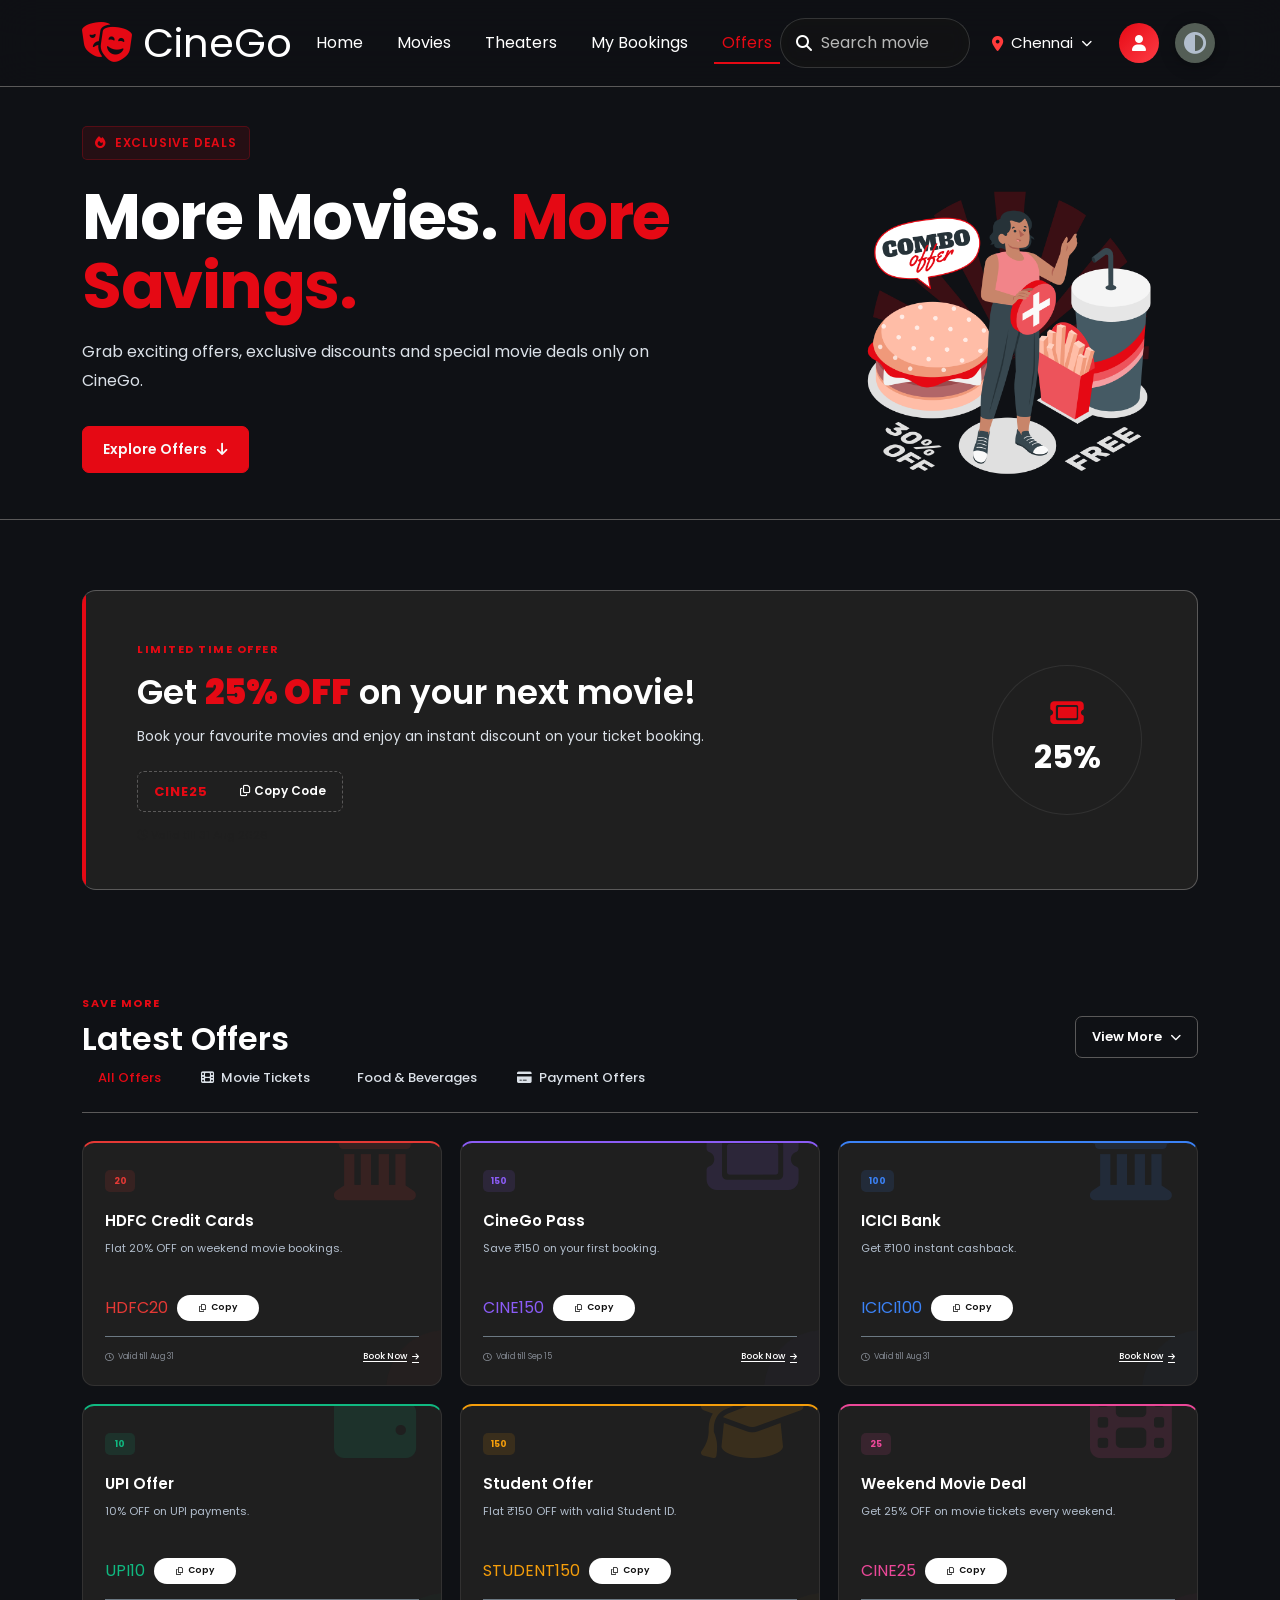
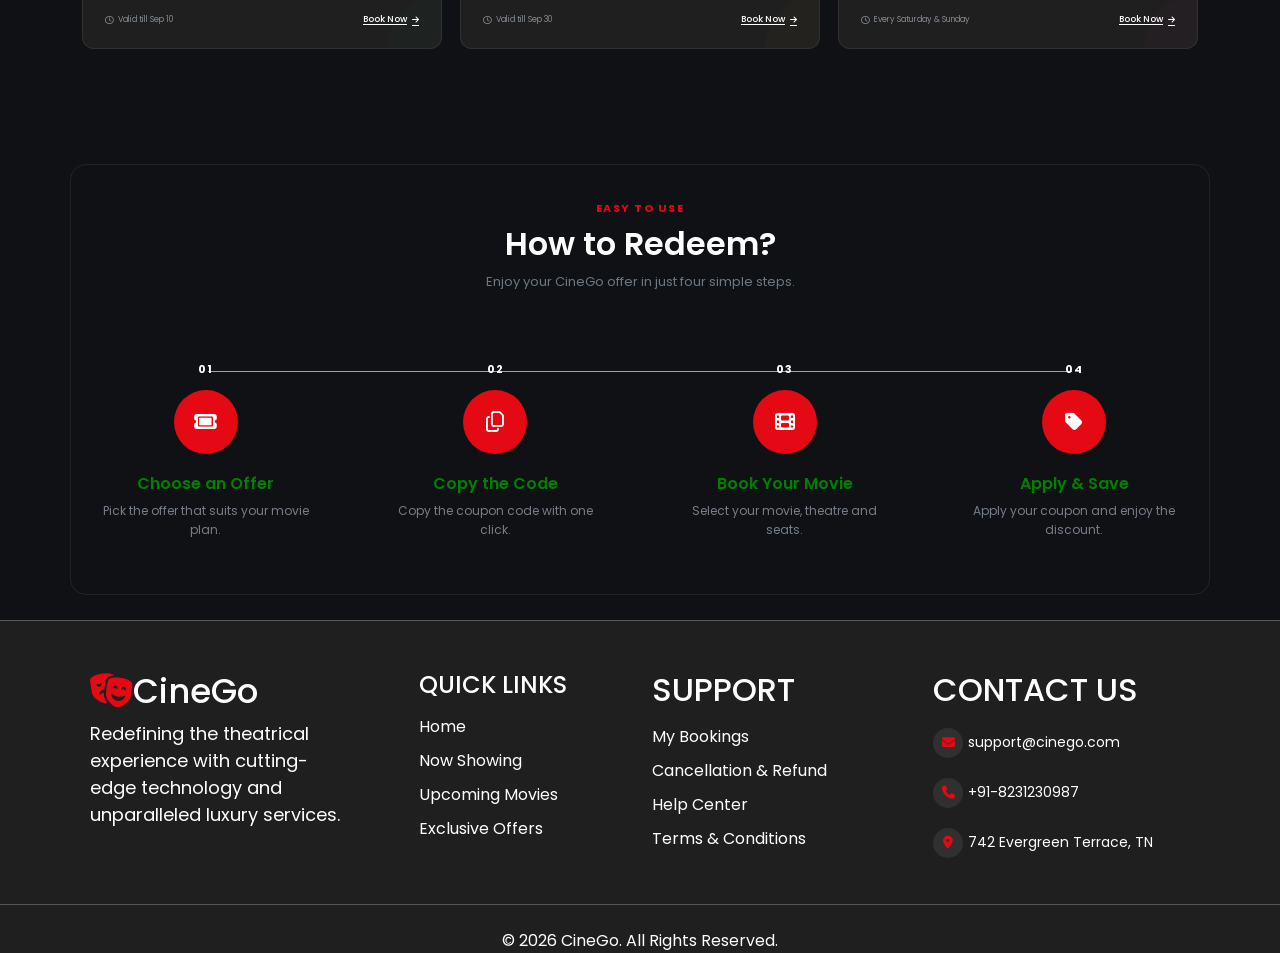
<file: html/offers.html>
<!DOCTYPE html>
<html lang="en">

<head>
    <meta charset="UTF-8">
    <meta name="viewport" content="width=device-width, initial-scale=1.0">

    <title>CineGo - Offers</title>

    <!-- Bootstrap -->
    <link href="https://cdn.jsdelivr.net/npm/bootstrap@5.3.3/dist/css/bootstrap.min.css" rel="stylesheet">

    <!-- Font Awesome -->
    <link rel="stylesheet" href="https://cdnjs.cloudflare.com/ajax/libs/font-awesome/6.5.2/css/all.min.css">

    <!-- Google Font -->
    <link rel="preconnect" href="https://fonts.googleapis.com">
    <link rel="preconnect" href="https://fonts.gstatic.com" crossorigin>

    <link href="https://fonts.googleapis.com/css2?family=Poppins:wght@400;500;600;700;800&display=swap"
        rel="stylesheet">

    <!-- Offers CSS -->
    <link rel="stylesheet" href="../css/style.css">
    <link rel="stylesheet" href="../css/offers.css">
</head>

<body>

    <!-- ==================================================
                         NAVBAR
    ================================================== -->

    <nav class="navbar custom-nav navbar-expand-lg fixed-top navbar-dark">
        <div class="container">
            <a class="navbar-brand fs-1" href="#"><i class="fa-solid fa-masks-theater"></i> CineGo</a>
            <button class="navbar-toggler" type="button" data-bs-toggle="collapse"
                data-bs-target="#navbarSupportedContent">
                <i class="fa-solid fa-bars"></i>
            </button>
            <div class="collapse navbar-collapse" id="navbarSupportedContent">
                <ul class="navbar-nav  mx-auto mb-2 mb-lg-0">
                    <li class="nav-item">
                        <a class="nav-link" aria-current="page" href="../html/index.html">Home</a>
                    </li>
                    <li class="nav-item">
                        <a class="nav-link" href="../html/movies.html">Movies</a>
                    </li>
                    <li class="nav-item">
                        <a class="nav-link" href="../html/cinemas.html">Theaters</a>
                    </li>
                    <li class="nav-item">
                        <a class="nav-link" href="../html/ticket.html">My Bookings</a>
                    </li>
                    <li class="nav-item">
                        <a class="nav-link active" href="../html/offers.html">Offers</a>
                    </li>
                </ul>
                <div class="search-container me-2">
                    <i class="fa-solid fa-magnifying-glass search-icon"></i>
                    <input type="text" placeholder="Search movies, theatres..." class="form-control" id="searchInput">
                </div>
                <div class="d-flex align-items-center gap-3 loc">

                    <div class="city-dropdown">

                        <button class="city-btn" id="cityBtn">

                            <i class="fa-solid fa-location-dot"></i>

                            <span id="selectedCity">Chennai</span>

                            <i class="fa-solid fa-chevron-down"></i>

                        </button>

                        <div class="city-menu" id="cityMenu">

                            <div class="city-search">

                                <i class="fa-solid fa-magnifying-glass"></i>

                                <input type="text" id="citySearch" placeholder="Search for your city">

                            </div>

                            <div class="city-list">

                                <div class="city-item active" data-city="Chennai">
                                    <i class="fa-solid fa-location-dot"></i>
                                    <span>Chennai</span>
                                    <i class="fa-solid fa-check check"></i>
                                </div>

                                <div class="city-item" data-city="Bengaluru">
                                    <i class="fa-solid fa-location-dot"></i>
                                    <span>Bengaluru</span>
                                    <i class="fa-solid fa-check check"></i>
                                </div>

                                <div class="city-item" data-city="Hyderabad">
                                    <i class="fa-solid fa-location-dot"></i>
                                    <span>Hyderabad</span>
                                    <i class="fa-solid fa-check check"></i>
                                </div>

                                <div class="city-item" data-city="Mumbai">
                                    <i class="fa-solid fa-location-dot"></i>
                                    <span>Mumbai</span>
                                    <i class="fa-solid fa-check check"></i>
                                </div>

                                <div class="city-item" data-city="Delhi">
                                    <i class="fa-solid fa-location-dot"></i>
                                    <span>Delhi</span>
                                    <i class="fa-solid fa-check check"></i>
                                </div>

                                <div class="city-item" data-city="Kochi">
                                    <i class="fa-solid fa-location-dot"></i>
                                    <span>Kochi</span>
                                    <i class="fa-solid fa-check check"></i>
                                </div>

                                <div class="city-item" data-city="Coimbatore">
                                    <i class="fa-solid fa-location-dot"></i>
                                    <span>Coimbatore</span>
                                    <i class="fa-solid fa-check check"></i>
                                </div>

                                <div class="city-item" data-city="Madurai">
                                    <i class="fa-solid fa-location-dot"></i>
                                    <span>Madurai</span>
                                    <i class="fa-solid fa-check check"></i>
                                </div>

                            </div>

                        </div>

                    </div>
                    <button class="btn btn-danger rounded-pill " id="profileIcon">
                        <i class="fa-solid fa-user"></i>
                    </button>


                    <div class="theme-btn">
                        <i class="fas fa-adjust"></i>
                    </div>
                </div>

            </div>
        </div>
    </nav>

    <!-- ==================================================
                       OFFERS HERO
    ================================================== -->
<section class="offers-hero">

    <div class="hero-overlay"></div>

    <div class="container">
        <div class="hero-content">

            <span class="hero-badge">
                <i class="fa-solid fa-fire"></i>
                Exclusive Deals
            </span>

            <h1>
                More Movies.
                <span>More Savings.</span>
            </h1>

            <p>
                Grab exciting offers, exclusive discounts and
                special movie deals only on CineGo.
            </p>

            <button class="hero-btn" onclick="scrollToOffers()">
                Explore Offers
                <i class="fa-solid fa-arrow-down"></i>
            </button>

        </div>

        <!-- Right Side Image -->
        <div class="hero-image">
            <img src="../Assets/offer.png" alt="Movie Offers">
        </div>

    </div>

</section>


    <!-- ==================================================
                     FEATURED OFFER
    ================================================== -->

    <section class="featured-section">

        <div class="container">

            <div class="featured-card">

                <div class="featured-content">

                    <span class="featured-tag">
                        LIMITED TIME OFFER
                    </span>

                    <h2>
                        Get <strong>25% OFF</strong>
                        on your next movie!
                    </h2>

                    <p>
                        Book your favourite movies and enjoy
                        an instant discount on your ticket booking.
                    </p>

                    <div class="featured-code">

                        <span>CINE25</span>

                        <button onclick="copyCoupon('CINE25', this)">
                            <i class="fa-regular fa-copy"></i>
                            Copy Code
                        </button>

                    </div>

                    <small>
                        <i class="fa-regular fa-clock"></i>
                        Valid till 31 Aug 2026
                    </small>

                </div>

                <div class="featured-icon">

                    <i class="fa-solid fa-ticket"></i>

                    <span>25%</span>

                </div>

            </div>

        </div>

    </section>


    <!-- ==================================================
                         OFFER LIST
    ================================================== -->

    <section class="offers-section" id="offersSection">
        <div class="container">
            <div class="section-heading">

                <div>
                    <span class="section-label">
                        SAVE MORE
                    </span>

                    <h2>
                        Latest Offers
                    </h2>
                </div>

                <button id="offersViewBtn" class="offers-view-btn">
                    View More
                    <i class="fa-solid fa-arrow-right"></i>
                </button>

            </div>
            <!-- Filters -->
            <div class="offer-filters">

                <button class="filter-btn active" data-filter="all">
                    All Offers
                </button>

                <button class="filter-btn" data-filter="movie">
                    <i class="fa-solid fa-film"></i>
                    Movie Tickets
                </button>

                <button class="filter-btn" data-filter="food">
                    <i class="fa-solid fa-popcorn"></i>
                    Food & Beverages
                </button>

                <button class="filter-btn" data-filter="payment">
                    <i class="fa-solid fa-credit-card"></i>
                    Payment Offers
                </button>

            </div>
            <div class="offers-grid" id="offersGrid"></div>
        </div>

    </section>


    <!-- ==================================================
                     HOW TO REDEEM
    ================================================== -->

    <section class="redeem-section">

        <div class="container custom-redeem">

            <div class="section-heading center">

                <span class="section-label">
                    EASY TO USE
                </span>

                <h2>
                    How to Redeem?
                </h2>

                <p>
                    Enjoy your CineGo offer in just four simple steps.
                </p>

            </div>


            <div class="steps-grid">

                <div class="step-card">

                    <div class="step-number">
                        01
                    </div>

                    <div class="step-icon">
                        <i class="fa-solid fa-ticket"></i>
                    </div>

                    <h3>
                        Choose an Offer
                    </h3>

                    <p>
                        Pick the offer that suits your movie plan.
                    </p>

                </div>


                <div class="step-card">

                    <div class="step-number">
                        02
                    </div>

                    <div class="step-icon">
                        <i class="fa-regular fa-copy"></i>
                    </div>

                    <h3>
                        Copy the Code
                    </h3>

                    <p>
                        Copy the coupon code with one click.
                    </p>

                </div>


                <div class="step-card">

                    <div class="step-number">
                        03
                    </div>

                    <div class="step-icon">
                        <i class="fa-solid fa-film"></i>
                    </div>

                    <h3>
                        Book Your Movie
                    </h3>

                    <p>
                        Select your movie, theatre and seats.
                    </p>

                </div>


                <div class="step-card">

                    <div class="step-number">
                        04
                    </div>

                    <div class="step-icon">
                        <i class="fa-solid fa-tag"></i>
                    </div>

                    <h3>
                        Apply & Save
                    </h3>

                    <p>
                        Apply your coupon and enjoy the discount.
                    </p>

                </div>

            </div>

        </div>

    </section>


    <div class="copy-toast" id="copyToast">
        <i class="fa-solid fa-circle-check"></i>
        Coupon code copied!
    </div>

    <footer class="footer mt-5">
        <div class="container container_footer">
            <div class="row gy-4">

                <!-- About -->
                <div class="col-12 col-sm-6 col-lg-3">
                    <div class="f1">
                        <h2 class="fs-4"><i class="fa-solid fa-masks-theater text-danger"></i>CineGo</h2>
                        <p class="fs-5 w-100">
                            Redefining the theatrical experience with
                            cutting-edge technology and unparalleled luxury
                            services.
                        </p>
                    </div>
                </div>

                <!-- Quick Links -->
                <div class="col-6 col-sm-6 col-lg-3">
                    <div class="f2 mx-5">
                        <h2 class="fs-4">QUICK LINKS</h2>
                        <ul>
                            <li><a href="#carouselExampleCaptions">Home</a></li>
                            <li><a href="#now-showing">Now Showing</a></li>
                            <li><a href="#upcoming">Upcoming Movies</a></li>
                            <li><a href="#offer-card">Exclusive Offers</a></li>
                        </ul>
                    </div>
                </div>

                <!-- Support -->
                <div class="col-6 col-sm-6 col-lg-3">
                    <div class="f2">
                        <h2>SUPPORT</h2>
                        <ul>
                            <li>My Bookings</li>
                            <li>Cancellation & Refund</li>
                            <li>Help Center</li>
                            <li>Terms & Conditions</li>
                        </ul>
                    </div>
                </div>

                <!-- Contact -->
                <div class="col-12 col-sm-6 col-lg-3">
                    <div class="f3">
                        <h2>CONTACT US</h2>
                        <table>
                            <tr>
                                <td><i class="fa-solid fa-envelope"></i></td>
                                <td>support@cinego.com</td>
                            </tr>
                            <tr>
                                <td><i class="fa-solid fa-phone"></i></td>
                                <td>+91-8231230987</td>
                            </tr>
                            <tr>
                                <td><i class="fa-solid fa-location-dot"></i></td>
                                <td>742 Evergreen Terrace, TN</td>
                            </tr>
                        </table>
                    </div>
                </div>

            </div>
        </div>
        <hr>
        <div class="text-center pt-2">
            © 2026 CineGo. All Rights Reserved.
        </div>
    </footer>
    <!-- Popup -->
    <div class="auth-popup" id="authPopup">
        <div class="auth-card">
            <button class="close-btn" onclick="closeAuth()">
                <i class="fa-solid fa-xmark"></i>
            </button>
            <div class="auth-header">
                <h2>CineGo</h2>
                <p>Welcome back. Sign in to continue.</p>
            </div>
            <div class="auth-tabs">
                <button class="tab-btn active" onclick="showLogin()" type="button">
                    Sign In
                </button>

                <button class="tab-btn" onclick="showSignup()" type="button">
                    Sign Up
                </button>
            </div>
            <div class="auth-body">
                <!-- Login -->
                <form class="login-form">

                    <input type="email" placeholder="Email Address" class="auth-input" autocomplete="email">

                    <input type="password" placeholder="Password" class="auth-input" autocomplete="current-password">

                    <div class="auth-links">
                        <label>
                            <input type="checkbox" id="rememberMe">
                            Remember me
                        </label>

                        <a href="#" id="forgotPassword">Forgot?</a>
                    </div>

                    <button type="submit" class="auth-btn">
                        Continue
                    </button>

                    <div class="divider">
                        <span>or</span>
                    </div>

                    <button type="button" class="google-btn">
                        <i class="fa-brands fa-google"></i>
                        Continue with Google
                    </button>

                </form>
                <!-- Signup -->
                <form class="signup-form d-none">

                    <input type="text" placeholder="Full Name" class="auth-input">

                    <input type="email" placeholder="Email Address" class="auth-input" autocomplete="email">

                    <input type="password" placeholder="Password" class="auth-input" autocomplete="new-password">

                    <input type="password" placeholder="Confirm Password" class="auth-input"
                        autocomplete="confirm-password">

                    <button type="submit" class="auth-btn">
                        Create Account
                    </button>

                    <div class="divider">
                        <span>or</span>
                    </div>

                    <button type="button" class="google-btn">
                        <i class="fa-brands fa-google"></i>
                        Continue with Google
                    </button>

                </form>

            </div>

        </div>

    </div>
  <!-- ================= Profile Drawer ================= -->
    <div class="profile-overlay" id="profileOverlay">

        <div class="profile-sidebar">

            <div class="profile-header">

                <h3>My Profile</h3>

                <button class="profile-close" id="closeProfile">
                    <i class="fa-solid fa-xmark"></i>
                </button>

            </div>
            <div class="profile-user">
                <div class="profile-avatar" id="profileAvatar">
                    <i class="fa-solid fa-user"></i>
                </div>
                <div>
                    <h4 id="profileName">Guest</h4>
                    <p id="profileEmail">Please Login</p>
                </div>

            </div>

            <div class="profile-menu">

                <a href="./ticket.html">
                    <i class="fa-solid fa-ticket"></i>
                    My Bookings
                </a>

                <a href="./contact.html">
                    <i class="fa-brands fa-teamspeak"></i>
                    chat With Us
                </a>

                <a href="terms.html">
                    <i class="fa-solid fa-file-contract"></i>
                    Terms & Conditions
                </a>

                <a href="privacy.html">
                    <i class="fa-solid fa-file-shield"></i>
                    Privacy Policy
                </a>
            </div>
            <button class="logout-btn" id="loginBtn" onclick="showAuth()" style="display:none;">
                <i class="fa-solid fa-right-to-bracket"></i>
                Login
            </button>

            <button class="logout-btn" id="logoutBtn" onclick="logout()">
                <i class="fa-solid fa-right-from-bracket"></i>
                Logout
            </button>

        </div>

    </div>
<script src="https://cdn.jsdelivr.net/npm/bootstrap@5.3.8/dist/js/bootstrap.bundle.min.js"
        integrity="sha384-FKyoEForCGlyvwx9Hj09JcYn3nv7wiPVlz7YYwJrWVcXK/BmnVDxM+D2scQbITxI"
        crossorigin="anonymous"></script>
    <script src="../js/theme.js"></script>
    <script src="../js/profile.js"></script>
    <script src="../js/auth.js"></script>
    <script src="../js/city.js"></script>
    <script src="../js/movies-data.js"></script>
    <script src="../js/offers.js"></script>

</body>

</html>
</file>
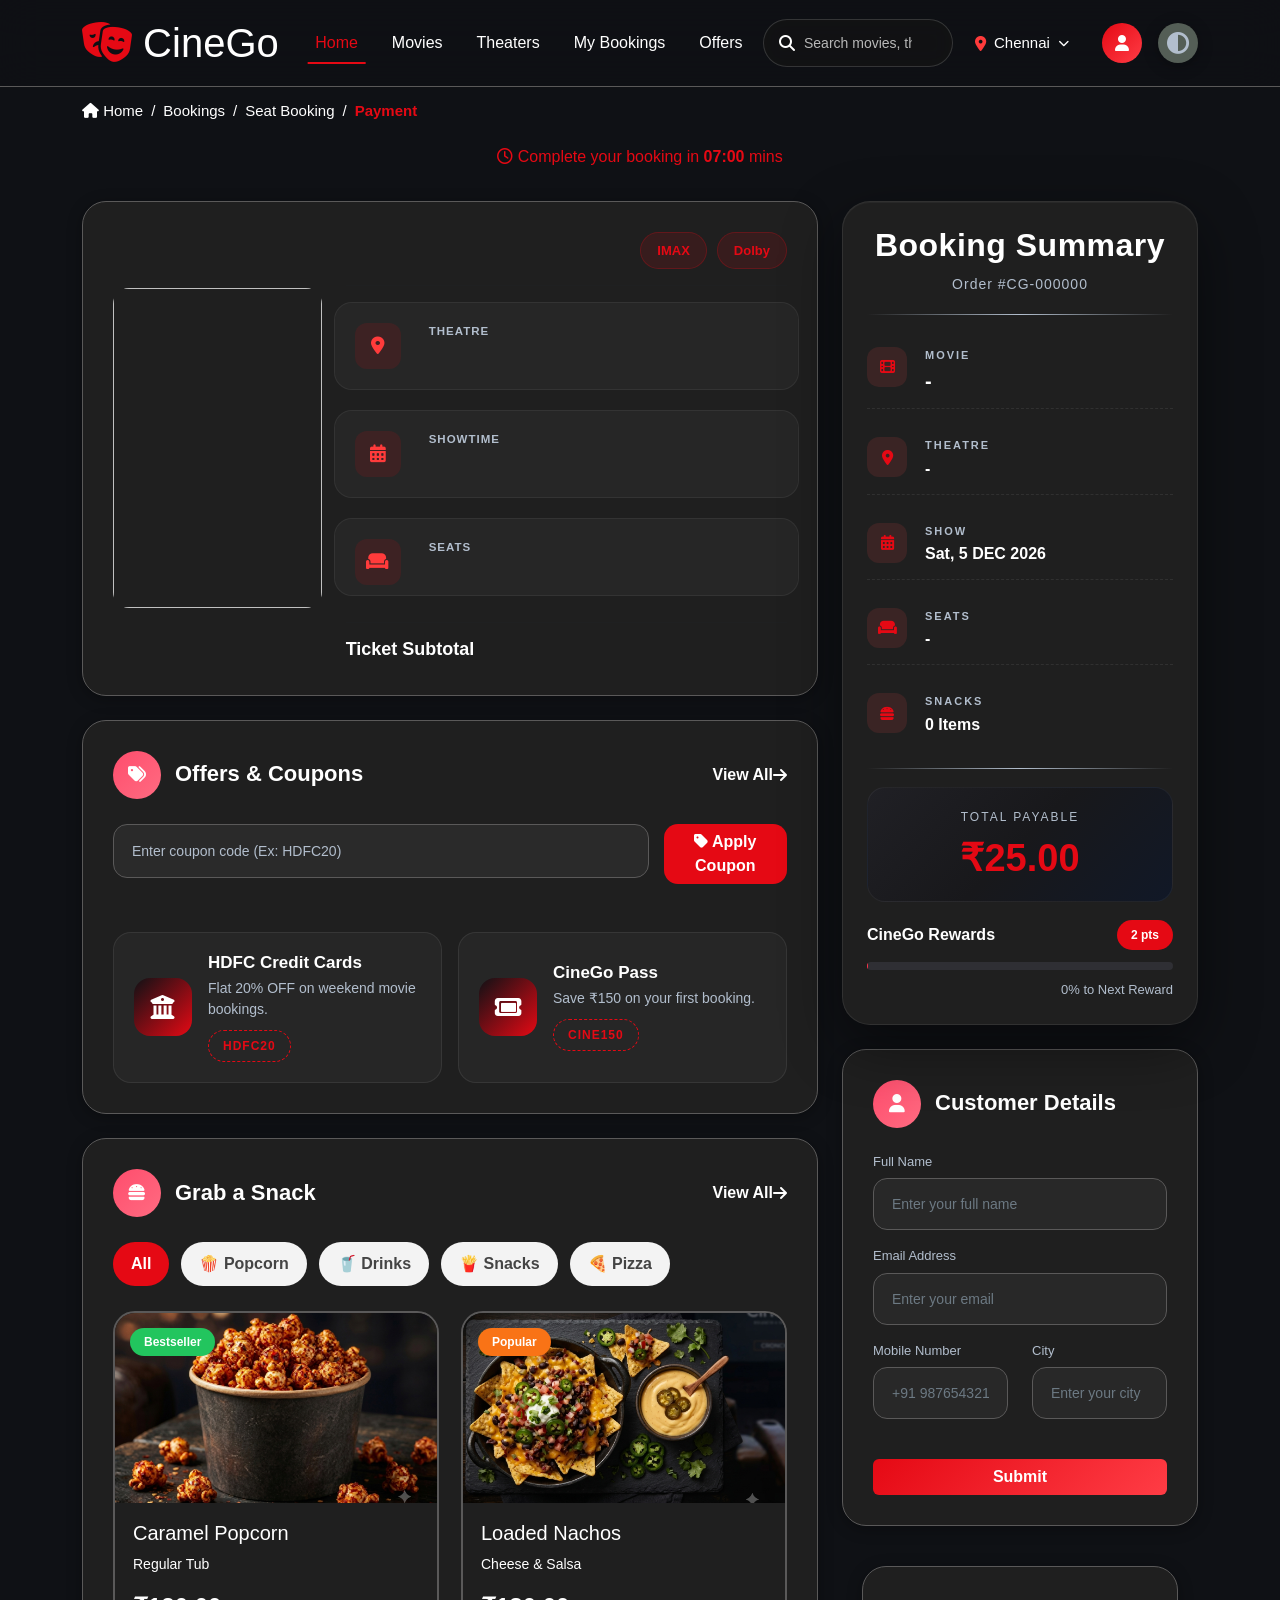
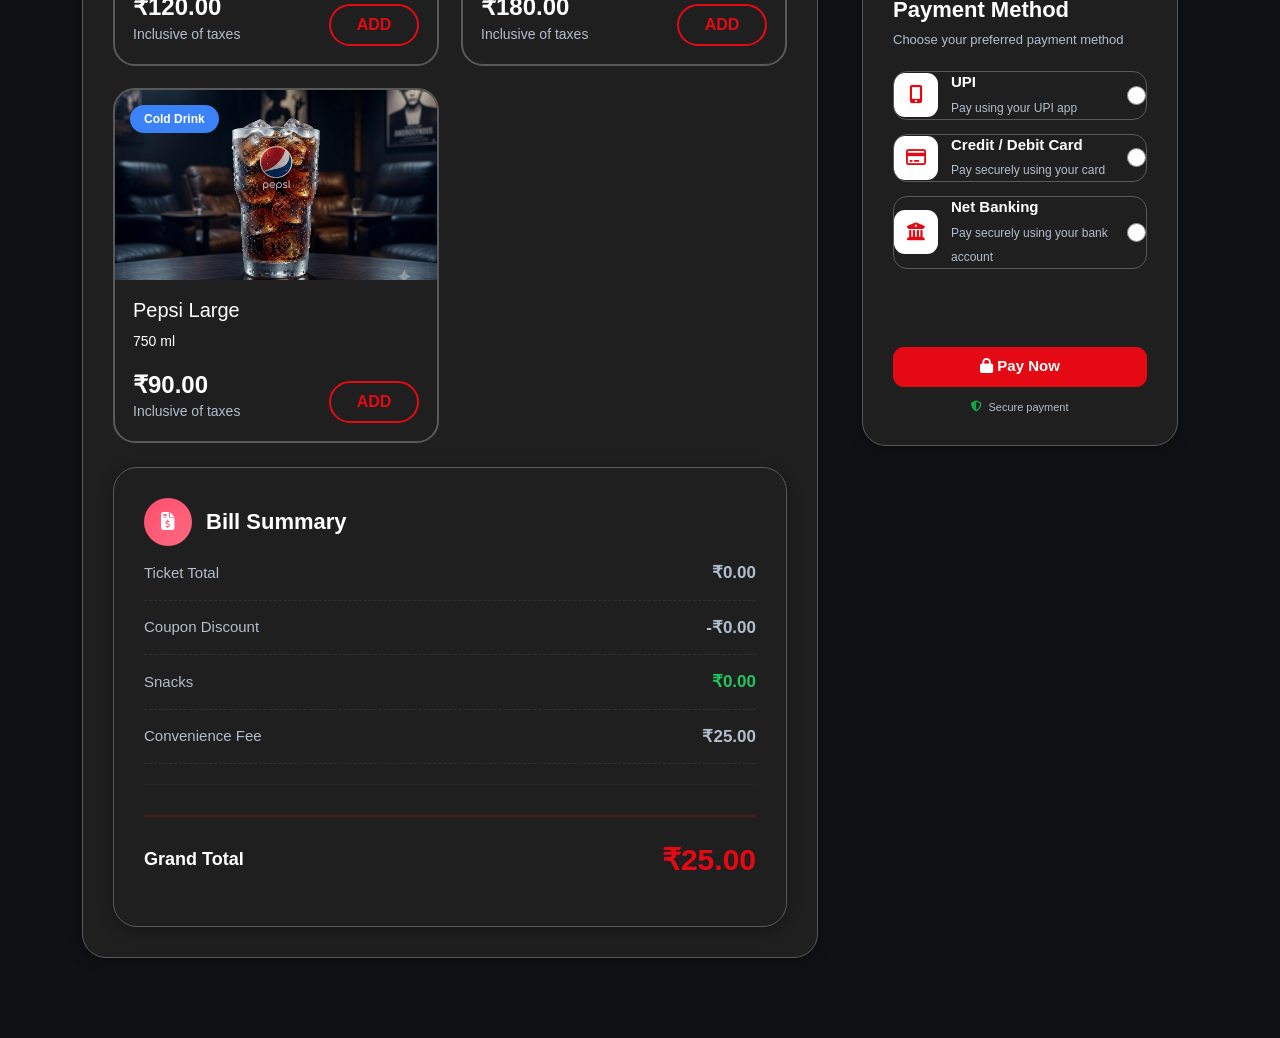
<file: html/payment.html>
<!doctype html>
<html lang="en">

<head>
  <meta charset="UTF-8" />
  <meta name="viewport" content="width=device-width, initial-scale=1.0" />
  <title>CineGo | Payment</title>
  <link href="https://cdn.jsdelivr.net/npm/bootstrap@5.3.7/dist/css/bootstrap.min.css" rel="stylesheet" />
  <link rel="stylesheet" href="https://cdnjs.cloudflare.com/ajax/libs/font-awesome/6.7.2/css/all.min.css" />
  <link rel="stylesheet" href="../css/style.css" />
  <link rel="stylesheet" href="../css/payment.css" />
</head>

<body>
  <nav class="navbar custom-nav navbar-expand-lg fixed-top navbar-dark">
        <div class="container">
            <a class="navbar-brand fs-1" href="#"><i class="fa-solid fa-masks-theater"></i> CineGo</a>
            <button class="navbar-toggler" type="button" data-bs-toggle="collapse"
                data-bs-target="#navbarSupportedContent">
                <i class="fa-solid fa-bars"></i>
            </button>
            <div class="collapse navbar-collapse" id="navbarSupportedContent">
                <ul class="navbar-nav  mx-auto mb-2 mb-lg-0">
                    <li class="nav-item">
                        <a class="nav-link active" aria-current="page" href="../html/index.html">Home</a>
                    </li>
                    <li class="nav-item">
                        <a class="nav-link" href="../html/movies.html">Movies</a>
                    </li>
                    <li class="nav-item">
                        <a class="nav-link" href="../html/cinemas.html">Theaters</a>
                    </li>
                    <li class="nav-item">
                        <a class="nav-link" href="../html/ticket.html">My Bookings</a>
                    </li>
                    <li class="nav-item">
                        <a class="nav-link" href="../html/offers.html">Offers</a>
                    </li>
                </ul>
                <div class="search-container me-2">
                    <i class="fa-solid fa-magnifying-glass search-icon"></i>
                    <input type="text" placeholder="Search movies, theatres..." class="form-control" id="searchInput">
                </div>
                <div class="d-flex align-items-center gap-3 loc">

                    <div class="city-dropdown">

                        <button class="city-btn" id="cityBtn">

                            <i class="fa-solid fa-location-dot"></i>

                            <span id="selectedCity">Chennai</span>

                            <i class="fa-solid fa-chevron-down"></i>

                        </button>

                        <div class="city-menu" id="cityMenu">

                            <div class="city-search">

                                <i class="fa-solid fa-magnifying-glass"></i>

                                <input type="text" id="citySearch" placeholder="Search for your city">

                            </div>

                            <div class="city-list">

                                <div class="city-item active" data-city="Chennai">
                                    <i class="fa-solid fa-location-dot"></i>
                                    <span>Chennai</span>
                                    <i class="fa-solid fa-check check"></i>
                                </div>

                                <div class="city-item" data-city="Bengaluru">
                                    <i class="fa-solid fa-location-dot"></i>
                                    <span>Bengaluru</span>
                                    <i class="fa-solid fa-check check"></i>
                                </div>

                                <div class="city-item" data-city="Hyderabad">
                                    <i class="fa-solid fa-location-dot"></i>
                                    <span>Hyderabad</span>
                                    <i class="fa-solid fa-check check"></i>
                                </div>

                                <div class="city-item" data-city="Mumbai">
                                    <i class="fa-solid fa-location-dot"></i>
                                    <span>Mumbai</span>
                                    <i class="fa-solid fa-check check"></i>
                                </div>

                                <div class="city-item" data-city="Delhi">
                                    <i class="fa-solid fa-location-dot"></i>
                                    <span>Delhi</span>
                                    <i class="fa-solid fa-check check"></i>
                                </div>

                                <div class="city-item" data-city="Kochi">
                                    <i class="fa-solid fa-location-dot"></i>
                                    <span>Kochi</span>
                                    <i class="fa-solid fa-check check"></i>
                                </div>

                                <div class="city-item" data-city="Coimbatore">
                                    <i class="fa-solid fa-location-dot"></i>
                                    <span>Coimbatore</span>
                                    <i class="fa-solid fa-check check"></i>
                                </div>

                                <div class="city-item" data-city="Madurai">
                                    <i class="fa-solid fa-location-dot"></i>
                                    <span>Madurai</span>
                                    <i class="fa-solid fa-check check"></i>
                                </div>

                            </div>

                        </div>

                    </div>
                    <button class="btn btn-danger rounded-pill " id="profileIcon">
                        <i class="fa-solid fa-user"></i>
                    </button>


                    <div class="theme-btn">
                        <i class="fas fa-adjust"></i>
                    </div>
                </div>

            </div>
        </div>
    </nav>
  <section class="payment-page">
    <div class="container">
      <div class="booking-path">
        <a href="index.html">
          <i class="fa-solid fa-house"></i>
          Home
        </a>
        <span>/</span>
        <a href="bookings.html"> Bookings </a>
        <span>/</span>
        <a href="seat_booking.html"> Seat Booking </a>
        <span>/</span>
        <span class="active">Payment</span>
      </div>
      <div class="payment-timer text-danger text-center">
        <span>
          <i class="fa-regular fa-clock"></i>
          Complete your booking in
          <strong id="timer"></strong>
          mins
        </span>
      </div>
      <div class="row g-4 mt-2">
        <div class="col-lg-8">
          <div class="movie-summary-card">
            <div class="row align-items-center">
              <div class="col-lg-4">
                <img id="moviePoster" class="img-fluid rounded-4 movie-poster" />
              </div>
              <div class="col-lg-8">
                <div class="movie-header">
                  <div>
                    <h2 id="movieTitle"></h2>
                  </div>
                  <div class="movie-tags">
                    <span> IMAX</span>
                    <span>Dolby</span>
                  </div>
                </div>
                <hr />
                <div class="row sepration">
                  <div class="col-lg-6 col-md-6 col-sm-12 d-flex">

                    <i class="fa-solid fa-location-dot info-icon"></i>

                    <div>
                      <small>THEATRE</small>
                      <h5 id="theatreName"></h5>
                      <p id="theatreLocation"></p>
                    </div>

                  </div>

                  <div class="col-md-4 d-flex">

                    <i class="fa-solid fa-calendar-days info-icon"></i>

                    <div>
                      <small>SHOWTIME</small>
                      <h5 id="showDate"></h5>
                      <p id="showTime"></p>
                    </div>

                  </div>
                  <div class="col-lg-6 col-md-6 col-sm-12 d-flex">

                    <i class="fa-solid fa-couch info-icon"></i>

                    <div>
                      <small>SEATS</small>
                      <h5 id="seatRow"></h5>
                      <p id="seatNumbers"></p>
                    </div>

                  </div>
                </div>
                <hr />
                <div class="d-flex justify-content-between align-items-center ticket-subtotal">
                  <h5>Ticket Subtotal</h5>
                  <h2 id="movieTicketSubtotal"></h2>
                </div>
              </div>
            </div>
          </div>
          <div class="payment-card mt-4">
            <div class="payment-header">
              <div class="card-title">
                <i class="fa-solid fa-tags"></i>
                <h4>Offers & Coupons</h4>
              </div>

              <a href="#" class="view-all-offers">
                View All
                <i class="fa-solid fa-arrow-right"></i>
              </a>
            </div>

            <div class="coupon-box">
              <input type="text" id="couponInput" class="form-control" placeholder="Enter coupon code (Ex: HDFC20)" />

              <button type="button" id="applyCouponBtn" class="btn btn-danger">
                Apply
              </button>
            </div>

            <!-- Coupon Status -->
            <div id="couponMessage" class="coupon-message mt-3"></div>

            <!-- Dynamic Coupon Cards -->
            <div class="row g-3 mt-3" id="offersContainer"></div>
          </div>

          <!-- ================= Snack Section ================= -->

          <div class="payment-card mt-4">
            <div class="payment-header">

              <div class="card-title">
                <i class="fa-solid fa-burger"></i>
                <h4>Grab a Snack</h4>
              </div>

              <a href="#" id="viewAllSnacks" class="view-all-offers">
                View All
                <i class="fa-solid fa-arrow-right"></i>
              </a>

            </div>

            <div class="snack-category">
              <button class="active" data-category="All">All</button>
              <button data-category="Popcorn">🍿 Popcorn</button>
              <button data-category="Drinks">🥤 Drinks</button>
              <button data-category="Snacks">🍟 Snacks</button>
              <button data-category="Pizza">🍕 Pizza</button>

            </div>

            <!-- Dynamic Cards -->

            <div id="snackContainer" class="snack-grid"></div>
            <div class="payment-card mt-4">

              <div class="card-title">
                <i class="fa-solid fa-file-invoice-dollar"></i>
                <h4>Bill Summary</h4>
              </div>

              <div class="summary-row">
                <span>Ticket Total</span>
                <span id="billTicketTotal"></span>
              </div>

              <div class="summary-row">
                <span>Coupon Discount</span>
                <span id="discountTotal">-₹0.00</span>
              </div>

              <div class="summary-row">
                <span>Snacks</span>
                <span id="snackTotal">₹0.00</span>
              </div>

              <div class="summary-row">
                <span>Convenience Fee</span>
                <span id="convenienceFee">₹0.00</span>
              </div>

              <hr>

              <div class="summary-row total">
                <span>Grand Total</span>
                <span id="grandTotal"></span>
              </div>

            </div>

          </div>
        </div>
        <div class="col-lg-4 payment-sidebar">
<!-- ==========================================================
                    BOOKING SUMMARY
========================================================== -->

<div class="booking-summary-card">

    <div class="summary-top">

        <h3>
            Booking Summary
        </h3>

        <span id="orderNumber">
            Order #CG-000000
        </span>

    </div>

    <div class="summary-divider"></div>

    <div class="summary-list">

        <div class="summary-row">

            <div class="summary-left">

                <i class="fa-solid fa-film"></i>

                <div>

                    <label>Movie</label>

                    <h5 id="summaryMovie">-</h5>

                </div>

            </div>

        </div>

        <div class="summary-row">

            <div class="summary-left">

                <i class="fa-solid fa-location-dot"></i>

                <div>

                    <label>Theatre</label>

                    <h5 id="summaryTheatre">-</h5>

                </div>

            </div>

        </div>

        <div class="summary-row">

            <div class="summary-left">

                <i class="fa-solid fa-calendar-days"></i>

                <div>

                    <label>Show</label>

                    <h5 id="summaryShow">-</h5>

                </div>

            </div>

        </div>

        <div class="summary-row">

            <div class="summary-left">

                <i class="fa-solid fa-couch"></i>

                <div>

                    <label>Seats</label>

                    <h5 id="summarySeats">-</h5>

                </div>

            </div>

        </div>

        <div class="summary-row">

            <div class="summary-left">

                <i class="fa-solid fa-burger"></i>

                <div>

                    <label>Snacks</label>

                    <h5 id="snackCount">0 Items</h5>

                </div>

            </div>

        </div>

    </div>

    <div class="summary-divider"></div>

    <div class="amount-card">

        <small>
            TOTAL PAYABLE
        </small>

        <h1 id="payableAmount">
            ₹0.00
        </h1>

    </div>

    <div class="reward-card">

        <div class="reward-head">

            <span>

                CineGo Rewards

            </span>

            <span id="rewardPoints">

                0 pts

            </span>

        </div>

        <div class="progress">

            <div
                id="rewardBar"
                class="progress-bar">

            </div>

        </div>

        <small id="rewardText">

            0% to Next Reward

        </small>

    </div>

</div>
<div class="payment-card mt-4">
    <div class="card-title">
        <i class="fa-solid fa-user"></i>
        <h4>Customer Details</h4>
    </div>

    <div class="customer-details mt-4">
        <div id="customerForm"></div>
    </div>
    <button type="button" id="submitBtn" class="btn btn-danger w-100 mt-4">
    Submit
</button>
</div>

<!-- ==========================================================
     PAYMENT SECTION
========================================================== -->

<div class="payment-container">

    <div class="payment-card">

        <!-- ==================================================
             PAYMENT TITLE
        =================================================== -->

        <div class="payment-title">

            <h3>
                Payment Method
            </h3>

            <p>
                Choose your preferred payment method
            </p>

        </div>


        <!-- ==================================================
             UPI PAYMENT
        =================================================== -->

        <div class="payment-option">

            <!-- UPI HEADER -->

            <div
                class="payment-header"
                onclick="selectPayment('upi')"
            >

                <div class="payment-left">

                    <div class="payment-icon">

                        <i class="fa-solid fa-mobile-screen-button"></i>

                    </div>

                    <div>

                        <h6>
                            UPI
                        </h6>

                        <small>
                            Pay using your UPI app
                        </small>

                    </div>

                </div>


                <input
                    type="radio"
                    name="payment"
                    value="upi"
                    id="upiPayment"
                >

            </div>


            <!-- ==================================================
                 UPI SUB CATEGORIES
            =================================================== -->

            <div
                class="upi-form"
                id="upiSection"
            >

                <h6 class="upi-heading">
                    Choose your UPI app
                </h6>


                <div class="upi-list">


                    <!-- GOOGLE PAY -->

                    <button
                        type="button"
                        class="upi-btn"
                        data-upi="Google Pay"
                    >

                        <div class="upi-logo google-pay">
                            G
                        </div>

                        <span>
                            Google Pay
                        </span>

                        <i class="fa-solid fa-check"></i>

                    </button>


                    <!-- PHONEPE -->

                    <button
                        type="button"
                        class="upi-btn"
                        data-upi="PhonePe"
                    >

                        <div class="upi-logo phonepe">

                            <i class="fa-solid fa-phone"></i>

                        </div>

                        <span>
                            PhonePe
                        </span>

                        <i class="fa-solid fa-check"></i>

                    </button>


                    <!-- PAYTM -->

                    <button
                        type="button"
                        class="upi-btn"
                        data-upi="Paytm"
                    >

                        <div class="upi-logo paytm">
                            P
                        </div>

                        <span>
                            Paytm
                        </span>

                        <i class="fa-solid fa-check"></i>

                    </button>


                    <!-- BHIM -->

                    <button
                        type="button"
                        class="upi-btn"
                        data-upi="BHIM"
                    >

                        <div class="upi-logo bhim">
                            B
                        </div>

                        <span>
                            BHIM
                        </span>

                        <i class="fa-solid fa-check"></i>

                    </button>

                </div>


                <!-- ==================================================
                     UPI ID
                =================================================== -->

                <div class="upi-id-box">

                    <label for="upiId">
                        Or enter your UPI ID
                    </label>


                    <div class="upi-input-wrapper">

                        <i class="fa-solid fa-at"></i>

                        <input
                            type="text"
                            id="upiId"
                            class="form-control"
                            placeholder="example@upi"
                            autocomplete="off"
                        >

                    </div>


                    <div
                        id="upiError"
                        class="upi-error"
                    ></div>

                </div>

            </div>

        </div>


        <!-- ==================================================
             CARD PAYMENT
        =================================================== -->

        <div class="payment-option">

            <!-- CARD HEADER -->

            <div
                class="payment-header"
                onclick="selectPayment('card')"
            >

                <div class="payment-left">

                    <div class="payment-icon">

                        <i class="fa-regular fa-credit-card"></i>

                    </div>

                    <div>

                        <h6>
                            Credit / Debit Card
                        </h6>

                        <small>
                            Pay securely using your card
                        </small>

                    </div>

                </div>


                <input
                    type="radio"
                    name="payment"
                    value="card"
                    id="cardPayment"
                >

            </div>


            <!-- CARD FORM -->

            <div
                class="card-form"
                id="cardSection"
            >

                <!-- CARD NUMBER -->

                <div class="form-group">

                    <label class="form-label">
                        Card Number
                    </label>

                    <input
                        type="text"
                        id="cardNumber"
                        class="form-control"
                        placeholder="1234 5678 9012 3456"
                        inputmode="numeric"
                        maxlength="19"
                        autocomplete="off"
                    >

                </div>


                <!-- CARD HOLDER -->

                <div class="form-group">

                    <label class="form-label">
                        Card Holder Name
                    </label>

                    <input
                        type="text"
                        id="cardHolder"
                        class="form-control"
                        placeholder="Enter card holder name"
                        autocomplete="off"
                    >

                </div>


                <!-- EXPIRY + CVV -->

                <div class="card-row">

                    <div class="form-group">

                        <label class="form-label">
                            Expiry
                        </label>

                        <input
                            type="text"
                            id="cardExpiry"
                            class="form-control"
                            placeholder="MM/YY"
                            maxlength="5"
                            inputmode="numeric"
                            autocomplete="off"
                        >

                    </div>


                    <div class="form-group">

                        <label class="form-label">
                            CVV
                        </label>

                        <input
                            type="password"
                            id="cardCvv"
                            class="form-control"
                            placeholder="CVV"
                            maxlength="3"
                            inputmode="numeric"
                            autocomplete="off"
                        >

                    </div>

                </div>

            </div>

        </div>


        <!-- ==================================================
             NET BANKING
        =================================================== -->

        <div class="payment-option">

            <!-- NET BANKING HEADER -->

            <div
                class="payment-header"
                onclick="selectPayment('netbanking')"
            >

                <div class="payment-left">

                    <div class="payment-icon">

                        <i class="fa-solid fa-building-columns"></i>

                    </div>

                    <div>

                        <h6>
                            Net Banking
                        </h6>

                        <small>
                            Pay securely using your bank account
                        </small>

                    </div>

                </div>


                <input
                    type="radio"
                    name="payment"
                    value="netbanking"
                    id="netBankingPayment"
                >

            </div>


            <!-- ==================================================
                 NET BANKING FORM
            =================================================== -->

            <div
                class="netbanking-form"
                id="netBankingSection"
            >

                <!-- SEARCH -->

                <div class="bank-search">

                    <i class="fa-solid fa-magnifying-glass"></i>

                    <input
                        type="text"
                        id="bankSearch"
                        class="form-control"
                        placeholder="Search your bank"
                        autocomplete="off"
                    >

                </div>


                <h6 class="bank-heading">
                    Popular Banks
                </h6>


                <!-- BANK LIST -->

                <div
                    class="bank-list"
                    id="bankList"
                >


                    <!-- HDFC -->

                    <button
                        type="button"
                        class="bank-item"
                        data-bank="HDFC Bank"
                    >

                        <div class="bank-left">

                            <div class="bank-logo hdfc-logo">
                                H
                            </div>

                            <span>
                                HDFC Bank
                            </span>

                        </div>

                        <i class="fa-solid fa-chevron-right"></i>

                    </button>


                    <!-- SBI -->

                    <button
                        type="button"
                        class="bank-item"
                        data-bank="State Bank of India"
                    >

                        <div class="bank-left">

                            <div class="bank-logo sbi-logo">
                                SBI
                            </div>

                            <span>
                                State Bank of India
                            </span>

                        </div>

                        <i class="fa-solid fa-chevron-right"></i>

                    </button>


                    <!-- ICICI -->

                    <button
                        type="button"
                        class="bank-item"
                        data-bank="ICICI Bank"
                    >

                        <div class="bank-left">

                            <div class="bank-logo icici-logo">
                                i
                            </div>

                            <span>
                                ICICI Bank
                            </span>

                        </div>

                        <i class="fa-solid fa-chevron-right"></i>

                    </button>


                    <!-- AXIS -->

                    <button
                        type="button"
                        class="bank-item"
                        data-bank="Axis Bank"
                    >

                        <div class="bank-left">

                            <div class="bank-logo axis-logo">
                                A
                            </div>

                            <span>
                                Axis Bank
                            </span>

                        </div>

                        <i class="fa-solid fa-chevron-right"></i>

                    </button>


                    <!-- KOTAK -->

                    <button
                        type="button"
                        class="bank-item"
                        data-bank="Kotak Mahindra Bank"
                    >

                        <div class="bank-left">

                            <div class="bank-logo kotak-logo">
                                K
                            </div>

                            <span>
                                Kotak Mahindra Bank
                            </span>

                        </div>

                        <i class="fa-solid fa-chevron-right"></i>

                    </button>


                    <!-- YES BANK -->

                    <button
                        type="button"
                        class="bank-item"
                        data-bank="Yes Bank"
                    >

                        <div class="bank-left">

                            <div class="bank-logo yes-logo">
                                YES
                            </div>

                            <span>
                                Yes Bank
                            </span>

                        </div>

                        <i class="fa-solid fa-chevron-right"></i>

                    </button>


                    <!-- VIEW ALL -->

                    <button
                        type="button"
                        class="view-all-bank"
                        id="viewAllBanks"
                    >

                        <span>
                            View All Banks
                        </span>

                        <i class="fa-solid fa-angle-right"></i>

                    </button>

                </div>


                <!-- SELECTED BANK -->

                <div
                    id="selectedBankMessage"
                    class="selected-bank-message"
                ></div>

            </div>

        </div>


        <!-- ==================================================
             PAYMENT ERROR
        =================================================== -->

        <div
            id="paymentError"
            class="payment-error"></div>


        <!-- ==================================================
             PAYMENT SUCCESS
        =================================================== -->

        <div
            id="paymentSuccess"
            class="payment-success"
        ></div>


        <!-- ==================================================
             PAY NOW
        =================================================== -->

        <div class="payment-action">
    <button
                type="button"
                id="payNowBtn"
            >

                <i class="fa-solid fa-lock"></i>

                Pay Now

            </button>


            <div class="payment-security">

                <i class="fa-solid fa-shield-halved"></i>

                Secure payment

            </div>

        </div>

    </div>

</div>
        </div>
   <div class="success-popup" id="successPopup">
  <div class="success-modal-card">

    <div class="success-icon">
      <i class="fa-solid fa-circle-check"></i>
    </div>

    <h2>Payment Successful!</h2>

    <p id="successMessage">
      Your booking has been confirmed successfully.
      Your e-ticket has been sent to your registered email
      and mobile number.
    </p>

    <div class="booking-details">

      <!-- BOOKING ID -->
      <div class="detail-row">
        <span>Booking ID</span>
        <strong id="successBookingId">-</strong>
      </div>

      <!-- MOVIE -->
      <div class="detail-row">
        <span>Movie</span>
        <strong id="successMovie">-</strong>
      </div>

      <!-- THEATRE -->
      <div class="detail-row">
        <span>Theatre</span>
        <strong id="successTheatre">-</strong>
      </div>

      <!-- SHOW -->
      <div class="detail-row">
        <span>Show</span>
        <strong id="successShow">-</strong>
      </div>

      <!-- SEATS -->
      <div class="detail-row">
        <span>Seats</span>
        <strong id="successSeats">-</strong>
      </div>

      <!-- AMOUNT -->
      <div class="detail-row total">
        <span>Amount Paid</span>
        <strong id="successAmount">₹0.00</strong>
      </div>

    </div>

    <div class="success-actions">

      <button
        type="button"
        class="ticket-btn"
        id="viewTicketBtn"
      >
        <i class="fa-solid fa-ticket me-2"></i>
        View Ticket
      </button>

      <button
        type="button"
        class="home-btn"
        id="homeBtn"
      >
        <i class="fa-solid fa-house me-2"></i>
        Home
      </button>

    </div>

  </div>

</div>
      </div>
  </section>
  <!-- Popup -->
  <div class="auth-popup" id="authPopup">
    <div class="auth-card">
      <button class="close-btn" onclick="closeAuth()">
        <i class="fa-solid fa-xmark"></i>
      </button>
      <div class="auth-header">
        <h2>CineGo</h2>
        <p>Welcome back. Sign in to continue.</p>
      </div>
      <div class="auth-tabs">
        <button class="tab-btn active" onclick="showLogin()" type="button">
          Sign In
        </button>

        <button class="tab-btn" onclick="showSignup()" type="button">
          Sign Up
        </button>
      </div>
      <div class="auth-body">
        <!-- Login -->
        <form class="login-form">
          <input type="email" placeholder="Email Address" class="auth-input" autocomplete="email" />

          <input type="password" placeholder="Password" class="auth-input" autocomplete="current-password" />

          <div class="auth-links">
            <label>
              <input type="checkbox" id="rememberMe" />
              Remember me
            </label>

            <a href="#" id="forgotPassword">Forgot?</a>
          </div>

          <button type="submit" class="auth-btn">Continue</button>

          <div class="divider">
            <span>or</span>
          </div>

          <button type="button" class="google-btn">
            <i class="fa-brands fa-google"></i>
            Continue with Google
          </button>
        </form>
        <!-- Signup -->
        <form class="signup-form d-none">
          <input type="text" placeholder="Full Name" class="auth-input" />

          <input type="email" placeholder="Email Address" class="auth-input" autocomplete="email" />

          <input type="password" placeholder="Password" class="auth-input" autocomplete="new-password" />

          <input type="password" placeholder="Confirm Password" class="auth-input" autocomplete="confirm-password" />

          <button type="submit" class="auth-btn">Create Account</button>

          <div class="divider">
            <span>or</span>
          </div>

          <button type="button" class="google-btn">
            <i class="fa-brands fa-google"></i>
            Continue with Google
          </button>
        </form>
      </div>
    </div>
  </div>
  <!-- ================= Profile Drawer ================= -->
    <div class="profile-overlay" id="profileOverlay">

        <div class="profile-sidebar">

            <div class="profile-header">

                <h3>My Profile</h3>

                <button class="profile-close" id="closeProfile">
                    <i class="fa-solid fa-xmark"></i>
                </button>

            </div>
            <div class="profile-user">
                <div class="profile-avatar" id="profileAvatar">
                    <i class="fa-solid fa-user"></i>
                </div>
                <div>
                    <h4 id="profileName">Guest</h4>
                    <p id="profileEmail">Please Login</p>
                </div>

            </div>

            <div class="profile-menu">

                <a href="./ticket.html">
                    <i class="fa-solid fa-ticket"></i>
                    My Bookings
                </a>

                <a href="./contact.html">
                    <i class="fa-brands fa-teamspeak"></i>
                    chat With Us
                </a>

                <a href="terms.html">
                    <i class="fa-solid fa-file-contract"></i>
                    Terms & Conditions
                </a>

                <a href="privacy.html">
                    <i class="fa-solid fa-file-shield"></i>
                    Privacy Policy
                </a>
            </div>
            <button class="logout-btn" id="loginBtn" onclick="showAuth()" style="display:none;">
                <i class="fa-solid fa-right-to-bracket"></i>
                Login
            </button>

            <button class="logout-btn" id="logoutBtn" onclick="logout()">
                <i class="fa-solid fa-right-from-bracket"></i>
                Logout
            </button>

        </div>

    </div>
  <script src="https://cdn.jsdelivr.net/npm/bootstrap@5.3.8/dist/js/bootstrap.bundle.min.js"></script>
  <script src="../js/theme.js"></script>
  <script src="../js/profile.js"></script>
  <script src="../js/auth.js"></script>
  <script src="../js/city.js"></script>
  <script src="../js/movies-data.js"></script>
  <script src="../js/snacks-data.js"></script>
  <script src="../js/payment.js"></script>
</body>

</html>
</file>
<file: css/style.css>
:root {
  /* ------------ Theme ------------ */
  --color-primary: #0f1115;
  --nav-dark: rgba(15, 17, 21, 0.63);
  --color-secondary: #e50914;
  --red-opacity:rgba(229, 9, 20, 0.10);
  --color-white: #ffffff;
  --white:#ffffff;
  --color-black: #000000;
  --text-primary: #ffffff;
  --text-secondary: #9ca3af;
  --color-grey0: #f8f8f8;
  --color-grey: #1f1f1f;
  --color-grey-1: #dbe1e8;
  --color-grey-2: #b2becd;
  --color-grey-3: #6c7983;
  --color-grey-4: #545e56;
  --color-grey-5: #2a2e35;
  --color-grey-6: #12181b;
  --sucess:green;
  --card-bg: #1f1f1f;
  --card-border: rgba(255, 255, 255, 0.08);
  --card-hover: #2b2b2b;
  --filter-bg: #20232a;
  --filter-bg-hover: #292d36;
  --filter-border: rgba(255, 255, 255, 0.08);
  --info-bg: rgba(255, 255, 255, 0.04);
  --info-border: rgba(255, 255, 255, 0.08);
  --icon-bg: rgba(229, 9, 20, 0.12);
  --icon-color: #e50914;
  --hover-bg: rgba(229, 9, 20, 0.08);
  --profile-bg: #181a22;
  --profile-card: #252833;
  --profile-text: #ffffff;
  --profile-text-light: #9ca3af;
  --profile-border: rgba(255, 255, 255, 0.08);
  --profile-shadow: 0 12px 30px rgba(0, 0, 0, 0.15);
  --rating-bg: rgba(255, 255, 255, 0.6);
  --search-bg: rgba(20, 20, 20, 0.7);
  --search-text: #ffffff;
  --search-border: rgba(255, 255, 255, 0.15);
  --border-color: rgb(90, 89, 89);
  --border: rgba(229, 9, 20, 0.25);
  --border-1:rgba(255,255,255,0.08);
  --offer-border:rgba(137, 136, 136, 0.182);
  --box-shadow-1: 0 3px 15px rgba(0, 0, 0, 0.3);
  --br-sm-2: 14px;
  --font: "Poppins", sans-serif;
  --gradient: linear-gradient(135deg, #202025 0%, #18181b 50%, #111827 100%);
}

.light-mode {
  --color-primary: #f5f6f8;
  --nav-dark: rgba(255, 255, 255, 0.88);
  --color-secondary: #e50914;
  --color-white: #1d1f20;
  --text-primary: #1d1f20;
  --text-secondary: #6b7280;
  --color-grey: #e8e8e8;
  --color-grey0: #f8f8f8;
  --color-grey-1: #6c7983;
  --color-grey-2: #6c7983;
  --color-grey-3: #6c7983;
  --color-grey-4: #f3f3f3;
  --color-grey-5: #f8f8f8;
  --color-grey-6: #12181b;
  --card-bg: #f1f5f9;
  --card-border: #e5e7eb;
  --card-hover: #f3f4f6;
  --filter-bg: #f8f9fc;
  --filter-bg-hover: #eef1f6;
  --filter-border: rgba(0, 0, 0, 0.08);
  --info-bg: #f8fafc;
  --info-border: #e5e7eb;
  --icon-bg: #fee2e2;
  --icon-color: #dc2626;
  --hover-bg: #fef2f2;
  --profile-bg: #f4f6f9;
  --profile-card: #ffffff;
  --profile-text: #1d1f20;
  --profile-text-light: #6b7280;
  --profile-border: #e5e7eb;
  --profile-shadow: 0 10px 30px rgba(0, 0, 0, 0.08);
  --rating-bg: #0f1115;
  --search-bg: rgba(255, 255, 255, 0.9);
  --search-text: #1d1f20;
  --search-border: rgba(0, 0, 0, 0.1);
  --border-color: #c9cbcfc6;
  --box-shadow-1: 0 5px 20px rgba(0, 0, 0, 0.08);
  --gradient: linear-gradient(135deg, #ffffff 0%, #f8fafc 45%, #eef2ff 100%);
}

* {
  margin: 0px;
  padding: 0px;
  box-sizing: border-box;
}

html {
  scroll-behavior: smooth;
}

body {
  background-color: var(--color-primary);
  font-family: var(--font);
}

html,
body {
  overflow-x: hidden !important;
  width: 100%;
}

.navbar-toggler {
  border: none;
  box-shadow: none !important;
}

.navbar-toggler i {
  font-size: 26px;
  color: var(--color-white);
}

.light-mode .navbar-toggler-icon {
  filter: brightness(0) !important;
}

:root .navbar-toggler-icon {
  filter: brightness(0) invert(1);
}

.custom-nav {
  background: var(--nav-dark) !important;
  backdrop-filter: blur(20px);
  border-bottom: 1px solid var(--border-color);
}

.fa-masks-theater {
  color: var(--color-secondary);
}

.navbar-nav {
    display: flex;
    align-items: center;
    justify-content: center;
    gap: 18px;
    flex-wrap: nowrap;
}

.navbar-nav .nav-item {
    display: flex;
    align-items: center;
    white-space: nowrap;
}

.navbar-nav .nav-link {
    position: relative;
    display: flex;
    align-items: center;
    justify-content: center;
    padding: 8px 0;
    line-height: 1;
    white-space: nowrap;
    color: var(--color-white) !important;
    transition: 0.3s;
}

a {
    color: var(--color-white) !important;
}
.nav-link::after {
  content: "";
  position: absolute;
  bottom: -5px;
  left: 50%;
  width: 0;
  height: 2px;
  background: var(--color-secondary);
  transition: 0.4s;
  transform: translateX(-50%);
}

.nav-link.active {
  color: var(--color-secondary) !important;
}

.navbar-nav:hover .nav-link.active::after {
  width: 0;
}

.nav-link:hover {
  color: var(--color-secondary) !important;
}

.nav-link:hover::after,
.nav-link.active::after {
  width: 100%;
}

.search-container {
    width: 190px;
    position: relative;
    transform: none;
    padding-left: 0;
    flex-shrink: 1;
}

.search-icon {
    position: absolute;
    left: 16px;
    top: 50%;
    transform: translateY(-50%);
    color: var(--color-white);
    z-index: 1;
}

.search-container input {
  background: var(--search-bg);
  color: var(--search-text);
  border: 1px solid var(--search-border);
  border-radius: 50px;
  padding: 12px 40px;
  backdrop-filter: blur(10px);
  transition: all 0.3s ease;
}

.form-control:focus {
  background: var(--search-bg) !important;
  color: var(--search-text) !important;
}

.search-container input:focus {
  background: var(--search-bg);
  color: var(--search-text);
  border-color: var(--color-secondary);
  box-shadow: 0 0 0 3px rgba(229, 9, 20, 0.15);
}

.search-container input::placeholder {
  color: var(--search-text);
  opacity: 0.7;
}

.loc {
    display: flex !important;
    align-items: center !important;
    justify-content: center !important;
    gap: 1rem !important;
    flex-shrink: 0;
}

.loc .city-dropdown,
.loc .theme-btn,
.loc #profileIcon {
    flex-shrink: 0;
}

/*=========================
CITY BUTTON
=========================*/

.city-dropdown {
  position: relative;
}

.city-btn {
 width: 125px;
    height: 30px;
  display: flex;
  align-items: center;
  gap: 8px;
  padding: 8px 14px;
  border: none;
  background: transparent;
  color: var(--color-white);
  cursor: pointer;
  font-size: 15px;
}

.city-btn .fa-location-dot {
  color: #ff3b3b;
}

.city-btn .fa-chevron-down {
  font-size: 11px;

  transition: 0.25s;
}

.city-btn.active .fa-chevron-down {
  transform: rotate(180deg);
}

/*=========================
MENU
=========================*/

.city-menu {
  position: absolute;

  top: 110%;

  right: 0;

  width: 300px;

  background: #1d1d1d;

  border-radius: 16px;

  border: 1px solid rgba(255, 255, 255, 0.08);

  overflow: hidden;

  box-shadow: 0 18px 40px rgba(0, 0, 0, 0.45);

  opacity: 0;

  visibility: hidden;

  transform: translateY(10px);

  transition: 0.25s;

  z-index: 999;
}

.city-menu.active {
  opacity: 1;

  visibility: visible;

  transform: translateY(0);
}

/*=========================
SEARCH
=========================*/

.city-search {
  display: flex;

  align-items: center;

  gap: 10px;

  padding: 14px;

  border-bottom: 1px solid rgba(255, 255, 255, 0.08);
}

.city-search i {
  color: #999;
}

.city-search input {
  flex: 1;

  background: none;

  border: none;

  outline: none;

  color: #fff;

  font-size: 14px;
}

.city-search input::placeholder {
  color: #888;
}

/*=========================
LIST
=========================*/

.city-list {
  max-height: 300px;

  overflow: auto;
}

.city-list::-webkit-scrollbar {
  width: 6px;
}

.city-list::-webkit-scrollbar-thumb {
  background: #444;

  border-radius: 20px;
}

/*=========================
ITEM
=========================*/

.city-item {
  display: flex;

  align-items: center;

  gap: 12px;

  padding: 14px 16px;

  cursor: pointer;

  transition: 0.25s;
}

.city-item:hover {
  background: #292929;
}

.city-item > span {
  flex: 1;

  color: #fff;

  font-size: 15px;
}

.city-item .fa-location-dot {
  color: #ff3b3b;
}

.check {
  opacity: 0;

  color: #ff3b3b;
}

.city-item.active {
  background: rgba(229, 9, 20, 0.15);
}

.city-item.active .check {
  opacity: 1;
}

.rounded-pill {
  width: 40px;
  height: 40px;
  display: flex;
  align-items: center;
  justify-content: center;
}

.btn-danger {
  background: linear-gradient(135deg, #e50914, #ff3c45);
  border: none;
  font-weight: 600;
  transition: 0.4s;
}

.btn-danger:hover {
  transform: translateY(-3px);
  box-shadow: 0 10px 25px rgba(229, 9, 20, 0.4);
}

.theme-btn {
  width: 40px;
  height: 40px;
  border-radius: 50%;
  display: flex;
  align-items: center;
  justify-content: center;
  cursor: pointer;
  background-color: var(--color-grey-4);
  box-shadow: var(--box-shadow-1);
  transition: all 500ms;
}

.theme-btn:active {
  transform: scale(0.8);
}

.theme-btn:hover {
  transform: rotate(180deg) scale(1.05);
}

.theme-btn > i {
  font-size: 22px;
  color: var(--color-grey-2);
  pointer-events: none;
}

.carousel-inner {
  height: 100vh;
  width: 100%;
}

.carousel-item {
  position: relative;
}

.carousel-item::before {
  content: "";
  position: absolute;
  inset: 0;
  background:
    linear-gradient(
      to right,
      rgba(0, 0, 0, 0.75),
      rgba(0, 0, 0, 0.25),
      transparent
    ),
    linear-gradient(to top, rgba(0, 0, 0, 0.5), transparent);
  z-index: 1;
}

.carousel-item picture img {
  width: 100%;
  height: 100vh;
  object-fit: cover;
  object-position: center;
  transition: transform 0.8s ease;
}

.carousel-item:hover img {
  transform: scale(1.05);
}

.banner-media {
  position: relative;
  width: 100%;
  height: 100vh;
  overflow: hidden;
}

.banner-media picture,
.banner-media img,
.banner-media iframe {
  width: 100%;
  height: 100%;
  object-fit: cover;
}

.banner-media iframe {
  border: none;
}

.trailerFrame {
  position: absolute;
  inset: 0;
  width: 100%;
  height: 100%;
  border: none;
  display: none;
  background: #000;
  z-index: 2;
}

.carousel-caption {
  z-index: 3;
}

.close-trailer {
  position: absolute;
  top: 100px;
  right: 50px;
  display: none;
  border: none;
  background: transparent;
  color: rgba(255, 255, 255, 0.8);
  font-size: 32px;
  font-weight: 300;
  cursor: pointer;
  z-index: 9999;
  transition: 0.25s;
}

.close-trailer:hover {
  color: #fff;
  transform: scale(1.1);
}

.movie-meta {
  color: #d1d1d1;
  font-size: 0.9rem;
  margin-bottom: 15px;
}

.carousel-caption {
  z-index: 2;
  text-align: left;
  left: 8%;
  right: auto;
  bottom: 20%;
  max-width: 600px;
}

.carousel-caption h5 {
  font-size: clamp(2rem, 5vw, 4rem);
  font-weight: 800;
  color: white;
  margin-bottom: 20px;
}

.carousel-caption p {
  color: #d1d1d1;
  font-size: 1.1rem;
  line-height: 1.8;
}

.language-btn.active {
  background: var(--color-secondary);
  color: #fff;
}

.card-group {
  flex-direction: column;
}

.section-title {
  color: var(--color-white);
  font-size: 2rem;
  font-weight: 700;
  margin-bottom: 30px;
  position: relative;
}

.section-title::after {
  content: "";
  width: 70px;
  height: 4px;
  background: #e50914;
  position: absolute;
  left: 0;
  bottom: -10px;
  border-radius: 10px;
}

.filter-section {
  padding: 20px 0;
  overflow: visible;
  position: relative;
  z-index: 1000;
}

.filter-bar {
  padding-top: 20px;
  display: flex;
  align-items: center;
  gap: 10px;
  overflow-x: auto;
  overflow-y: visible;
  white-space: nowrap;
  flex-wrap: wrap;
  scrollbar-width: none;
  -webkit-overflow-scrolling: touch;
}

.filter-bar::-webkit-scrollbar {
  display: none;
}

.filter-dropdown {
  width: 140px;
  background: var(--card-bg);
  color: var(--color-white);
  border: 2px solid var(--border-color);
  padding: 10px 16px;
  border-radius: 50px;
  transition: 0.3s;
  flex-shrink: 0;
  backdrop-filter: none;
  font-size: 14px;
}

.filter-dropdown:hover {
  border-color: var(--color-secondary);
  color: var(--color-secondary);
}



.filter-pill {
  background: var(--card-bg);
  color: var(--color-white);
  border: 2px solid var(--border-color);
  border-radius: 50px;
  padding: 10px 18px;
  white-space: nowrap;
  transition: 0.3s;
  flex-shrink: 0;
}
.filter-pill:hover {
    border-color: var(--color-secondary);
    transform: translateY(-2px);
}
.filter-pill.active{
     border-color: var(--color-secondary) ; 
  color: var(--color-secondary);
}

.movie-card{
    transition:.3s;
}
.dropdown {
  position: static;
}

.dropdown-menu {
  background: var(--card-bg);
  border-radius: 12px;
  border: 1px solid rgba(255, 255, 255, 0.08);
  min-width: 180px;
}

.dropdown-item {
  color: var(--color-white);
  padding: 10px 16px;
}

.dropdown-item:hover {
  background: rgba(229, 9, 20, 0.15);
  color: var(--color-secondary);
}

.cards_01 {
  display: grid;
  grid-template-columns: repeat(auto-fill, minmax(280px, 1fr));
  justify-content: start;
  gap: 25px;
}

.cards {
  display: grid;
  grid-template-columns: repeat(auto-fill, minmax(220px, 1fr));
  gap: 25px;
  margin-top: 30px;
}

.section-hide {
  display: none !important;
}

.hide {
  display: none;
}

.movie-rating {
  position: absolute;
  top: 15px;
  right: 15px;
  background: rgba(0, 0, 0, 0.75);
  backdrop-filter: blur(10px);
  color: #fff;
  padding: 6px 12px;
  border-radius: 50px;
  font-size: 0.85rem;
  font-weight: 600;
}

.movie-rating.dark {
  background: rgba(175, 171, 171, 0.75);
  color: #000;
}

.movie-interest {
  position: absolute;
  top: 12px;
  right: 12px;
  display: flex;
  align-items: center;
  gap: 6px;
  background: rgba(0, 0, 0, 0.8);
  color: #fff;
  padding: 6px 12px;
  border-radius: 50px;
  font-size: 0.8rem;
  font-weight: 600;
  backdrop-filter: blur(8px);
}

.movie-interest i {
  color: var(--color-secondary);
}

.hero-btns {
  display: flex;
  gap: 10px;
}

.btn-outline-danger {
  border: 1px solid var(--color-secondary);
}

.btn-outline-danger:hover {
  background-color: var(--color-secondary) !important;
}

.movie-badge {
  position: absolute;
  top: 14px;
  right: 14px;
  display: flex;
  align-items: center;
  gap: 8px;
  padding: 7px 14px;
  background: rgba(17, 17, 17, 0.75);
  backdrop-filter: blur(18px);
  border: 1px solid rgba(255, 255, 255, 0.12);
  border-radius: 50px;
  color: #fff;
  font-size: 0.78rem;
  font-weight: 600;
  box-shadow: 0 8px 20px rgba(0, 0, 0, 0.35);
}

.movie-badge i {
  color: var(--color-secondary);
}

.movie-badge:hover {
  background: var(--color-secondary);
  box-shadow: 0 12px 30px rgba(220, 53, 69, 0.35);
}

.movie-badge:hover i {
  color: #fff;
}

.movie-notify {
  position: absolute;
  top: 10px;
  right: 10px;
  width: 38px;
  height: 38px;
  display: flex;
  justify-content: center;
  align-items: center;
  background: rgba(0, 0, 0, 0.75);
  backdrop-filter: blur(10px);
  color: #fff;
  border-radius: 50%;
  cursor: pointer;
  transition: 0.3s;
}

.movie-notify.dark {
  background: rgba(175, 171, 171, 0.75);
  color: #000;
}

.movie-notify.dark:hover {
  background: var(--color-secondary);
}

.movie-notify.active {
  background: var(--color-secondary);
  color: #fff;
}

.movie-notify i {
  font-size: 1rem;
}

/* ==========================
   Movie Card
========================== */

.movie-card {
  background: var(--card-bg);
  border: 1px solid var(--color-secondary);
  border-radius: 20px;
  overflow: hidden;
  display: flex;
  flex-direction: column;
  height: 100%;
  cursor: pointer;
  transition: 0.4s;
}

.movie-card:hover {
  transform: translateY(-10px);
  box-shadow: 0 15px 40px rgba(0, 0, 0, 0.4);
}

/* ==========================
   Poster
========================== */

.movie-poster {
  position: relative;
  height: 320px;
  overflow: hidden;
}

.movie-poster img {
  width: 100%;
  height: 100%;
  object-fit: cover;
  display: block;
  transition: 0.5s;
}

.movie-card:hover .movie-poster img {
  transform: scale(1.08);
}

/* ==========================
   Shared Content
========================== */

.movie-content {
  display: flex;
  flex-direction: column;
  flex: 1;
}

/* ==========================
   Now Showing
========================== */

.movie-content.showing {
  padding: 20px;
  background: var(--card-bg);
}

.movie-content.showing h5 {
  color: var(--color-white);
  font-size: 1.2rem;
  font-weight: 600;
  margin-bottom: 8px;
}

.movie-content.showing p {
  color: var(--color-grey-1);
  margin-bottom: 20px;
}

.movie-content.showing button {
  margin-top: auto;
}

/* ==========================
   Coming Soon
========================== */

.movie-content.upcoming {
  padding: 20px;
  background: var(--card-bg);
}

.movie-content.upcoming h5 {
  color: var(--color-white);
  font-size: 1.2rem;
  font-weight: 600;
  margin-bottom: 8px;
}

.movie-content.upcoming p {
  color: var(--color-grey-1);
  margin-bottom: 20px;
}

.movie-content.upcoming button {
  margin-top: auto;
}

/* ==========================
   Optional Card Styles
========================== */

.now-showing-card {
  border-color: var(--border);
}

.coming-soon-card {
  border-color: var(--border);
}

/* Popup Background */
.popup {
  display: none;
  position: fixed;
  inset: 0;
  background: rgba(0, 0, 0, 0.75);
  justify-content: center;
  align-items: center;
  z-index: 9999;
}

/* Show Popup */
.popup.active {
  display: flex;
}

/* Popup Box */
.popup-content {
  width: 350px;
  max-width: 90%;
  background: #1f1f1f;
  color: white;
  padding: 25px;
  border-radius: 12px;
  text-align: center;
  box-shadow: 0 0 20px rgba(255, 0, 0, 0.3);
}

/* Language Cards */
.language-card {
  display: flex;
  align-items: center;
  gap: 10px;
  background: #2d2d2d;
  padding: 12px;
  margin: 10px 0;
  border-radius: 8px;
  cursor: pointer;
}

.language-card:hover {
  background: #3a3a3a;
}

.language-card input {
  accent-color: #ff2b45;
}

.popup-content button {
  margin-top: 15px;
  width: 100%;
  padding: 12px;
  border: none;
  border-radius: 8px;
  background: #ff2b45;
  color: white;
  font-size: 16px;
  cursor: pointer;
}

.popup-content button:last-child {
  margin-top: 10px;
  background: #555;
}

.premium-cards {
  display: grid;
  grid-template-columns: repeat(3, 1fr);
  gap: 24px;
}

.theater-card {
  background: var(--card-bg);
  border: 1px solid var(--card-border);
  border-radius: 20px;
  overflow: hidden;
  display: flex;
  flex-direction: column;
  transition: 0.35s ease;
}

.theater-card:hover {
  transform: translateY(-8px);
  background: var(--card-hover);
  border-color: var(--color-secondary);
}

.theater-card.hide {
  display: none;
}

.theater-poster {
  overflow: hidden;
}

.theater-poster img {
  width: 100%;
  height: 210px;
  object-fit: cover;
  transition: transform 0.4s ease;
}

.theater-card:hover .theater-poster img {
  transform: scale(1.05);
}

.theater-card .movie-content {
  display: flex;
  flex-direction: column;
  flex: 1;
  padding: 18px;
}

.details {
  flex: 1;
}

.details h5 {
  font-size: 1.05rem;
  font-weight: 700;
  margin-bottom: 6px;
  color: var(--text-primary);
}

.details p {
  color: var(--text-secondary);
  font-size: 0.9rem;
  margin-bottom: 14px;
}

.theater-card .btn {
  margin-top: 20px;
}

/* ---------------- Info ---------------- */

.theater-info {
  display: flex;
  flex-direction: column;
  gap: 12px;
  margin: 18px 0;
}

.info-item {
  display: flex;
  align-items: center;
  gap: 14px;
  padding: 12px 14px;
  background: var(--info-bg);
  border: 1px solid var(--info-border);
  border-radius: 14px;
  transition: 0.3s ease;
}

.info-item:hover {
  transform: translateX(4px);
  background: var(--hover-bg);
  border-color: var(--color-secondary);
}

.info-item i {
  width: 46px;
  height: 46px;
  display: flex;
  justify-content: center;
  align-items: center;
  border-radius: 12px;
  background: var(--icon-bg);
  color: var(--icon-color);
  font-size: 1.1rem;
  flex-shrink: 0;
}

.info-item div {
  display: flex;
  flex-direction: column;
  gap: 3px;
}

.info-item small {
  font-size: 0.72rem;
  color: var(--text-secondary);
  text-transform: uppercase;
  letter-spacing: 1px;
}

.info-item strong {
  font-size: 0.95rem;
  color: var(--text-primary);
  font-weight: 600;
  line-height: 1.3;
}

.offer-card {
  display: flex;
  flex-direction: column;
  justify-content: space-between;
  border-radius: 20px;
  padding: 24px;
  min-height: 350px;
  position: relative;
  overflow: hidden;
  transition: 0.3s;
  color: var(--color-grey0);
}

.offer-card.color-01 {
  background: linear-gradient(135deg, #e31217 0%, #9b0008 55%, #280003 100%);
}

.offer-card.color-02 {
  background-image: linear-gradient(86.9deg, #b8860b 28.3%, #000000 118.2%);
}

.offer-card.color-03 {
  background-image: linear-gradient(
    109.6deg,
    rgb(87, 8, 8) 11.2%,
    rgb(182, 7, 7) 100.6%
  );
}

.offer-card.color-04 {
  background: linear-gradient(135deg, #0f766e, #14b8a6);
}

.offer-card.color-05 {
  background: linear-gradient(135deg, #7c3aed, #a855f7);
}

.offer-card.color-06 {
    background: linear-gradient(135deg, #2563eb, #60a5fa);
}

.offer-card.color-07 {
    background: linear-gradient(135deg, #059669, #34d399);
}

.offer-card.color-08 {
    background: linear-gradient(135deg, #ea580c, #fb923c);
}

.offer-card.color-09 {
    background: linear-gradient(135deg, #db2777, #f472b6);
}

.offer-card.color-10 {
    background: linear-gradient(135deg, #0891b2, #22d3ee);
}

.offer-card.color-11 {
    background: linear-gradient(135deg, #4f46e5, #818cf8);
}

.offer-card.color-12 {
    background: linear-gradient(135deg, #16a34a, #4ade80);
}

.offer-card.color-13 {
    background: linear-gradient(135deg, #ca8a04, #facc15);
}

.offer-card.color-14 {
    background: linear-gradient(135deg, #be123c, #fb7185);
}

.offer-card.color-15 {
    background: linear-gradient(135deg, #0f766e, #2dd4bf);
}

.offer-card.color-16 {
    background: linear-gradient(135deg, #7c3aed, #c084fc);
}

.offer-card.color-17 {
    background: linear-gradient(135deg, #0284c7, #38bdf8);
}

.offer-card.color-18 {
    background: linear-gradient(135deg, #9333ea, #d946ef);
}

.offer-card.color-19 {
    background: linear-gradient(135deg, #c2410c, #fb923c);
}

.offer-card.color-20 {
    background: linear-gradient(135deg, #334155, #64748b);
}

.offer-card:hover {
  transform: translateY(-6px);
}

.offer-content {
  display: flex;
  flex-direction: column;
  height: 100%;
}

.offer-tag {
  font-size: 14px;
  letter-spacing: 1px;
  opacity: 0.9;
  display: block;
  margin-bottom: 12px;
}

.offer-card p {
  font-size: 18px;
  line-height: 1.6;
  color: rgba(255, 255, 255, 0.9);
  margin-bottom: 28px;
  max-width: 300px;
}

.offer-card button {
  border: none;
  background: #fff;
  color: #111;
  padding: 12px 22px;
  border-radius: 30px;
  font-weight: 600;
  cursor: pointer;
}

.offer-card > i {
  font-size: 200px;
  color: rgba(217, 215, 215, 0.199);
  position: absolute;
  bottom: -80px;
  right: -80px;
}

.claim-btn {
  margin-top: auto;
  width: fit-content;
  min-width: 150px;
  position: relative;
  z-index: 999;
}

.claim-btn:disabled {
  background: linear-gradient(90deg, #3b3b3b, #4c4c4c);
  color: #fff;
  border: 1px solid rgba(255, 255, 255, 0.15);
  cursor: not-allowed;
}

.offer-icon {
  font-size: 200px;
  position: absolute;
  bottom: -60px;
  right: -70px;
  color: rgba(255, 255, 255, 0.15);
}

/* ===========================
   TESTIMONIAL SECTION
=========================== */

.testimonial-slider {
  width: 100%;
  overflow: hidden;
  position: relative;
  padding: 20px 0;
}

/* Fade Effect */

.testimonial-slider::before,
.testimonial-slider::after {
  content: "";
  position: absolute;
  top: 0;
  width: 120px;
  height: 100%;
  z-index: 5;
  pointer-events: none;
}

.testimonial-slider::before {
  left: 0;
  background: linear-gradient(to right, var(--color-bg), transparent);
}

.testimonial-slider::after {
  right: 0;
  background: linear-gradient(to left, var(--color-bg), transparent);
}

/* Slider */

.testimonial-track {
  display: flex;
  gap: 25px;
  width: max-content;
  animation: testimonialScroll 35s linear infinite;
}

.testimonial-slider:hover .testimonial-track {
  animation-play-state: paused;
}

/* Card */

.feedback-card {
  width: 380px;
  min-height: 380px;
  display: flex;
  flex-direction: column;
  background: var(--color-primary);
  border: 1px solid var(--color-secondary);
  border-radius: 20px;
  padding: 30px;
  position: relative;
  transition: 0.35s ease;
}

.feedback-card:hover {
  transform: translateY(-8px) scale(1.02);
  border-color: var(--color-secondary);
}

/* Quote */

.imp {
  position: absolute;
  right: 25px;
  top: 20px;

  font-size: 48px;
  color: var(--color-primary);
  opacity: 0.15;
}

/* Stars */

.text-warning {
  color: #ffc107 !important;
}

/* Review */

.feedback-content {
  flex: 1;
}

.feedback-content p {
  font-size: 16px;
  line-height: 1.8;
  color: var(--color-grey-1);
}

/* Profile */

.profile {
  display: flex;
  align-items: center;
  gap: 15px;
  margin-top: auto;
}

.profile_pic {
  width: 65px;
  height: 65px;
  border-radius: 50%;
  object-fit: cover;
  border: 3px solid var(--color-secondary);
}

.profile_name h5 {
  margin: 0;
  color: var(--color-white);
  font-weight: 600;
}

.profile_name small {
  color: var(--color-grey-1);
}

/* Animation */

@keyframes testimonialScroll {
  0% {
    transform: translateX(0);
  }

  100% {
    transform: translateX(calc(-405px * 6));
  }
}

.text-warning i {
  margin-right: 2px;
}

.add_card .row {
  align-items: center;
}

.add_card {
  min-height: 280px;
  background: var(--card-bg);
  border-radius: 20px;
  border: 1px solid var(--color-secondary);
  padding: 20px;
}

.card-body > .card-text {
  color: var(--color-white);
}

.mobile-text {
  max-width: 500px;
}

.img_cont {
  display: flex;
}

.qr {
  color: var(--color-grey-1);
  text-align: center;
}

.qr img {
  width: 180px;
  height: auto;
}

tr,
td {
  padding: 5px;
}

.footer {
  background: var(--card-bg);
  color: var(--color-white);
  margin-top: 80px;
  border-top: 1px solid var(--border-color);
}

.container_footer {
  padding: 50px 20px 20px;
}

.f1,
.f2,
.f3 {
  margin: 0px;
}
 
.f1>h2{
    font-size: 34px !important;
}
.f1>p:nth-child(2){
  font-size: 18px !important;
}
.f2 ul {
  list-style: none;
  padding-left: 0;
  margin-top: 15px;
}

.f2 ul li {
  margin-bottom: 10px;
}

.f2 ul li a {
  text-decoration: none;
  color: var(--color-white);
  transition: 0.3s;
  display: inline-block;
}

.f2 ul li a:hover {
  color: var(--color-secondary) !important;
}

.f3 table {
  width: 100%;
  border-collapse: collapse;
}
.f3 table th{
  color: var(--color-white);
}
.f3 td {
  padding: 10px 0;
  color: var(--color-white);
  font-size: 14px;
  vertical-align: middle;
}

.f3 td:first-child {
  width: 35px;
}

.text-danger {
  color: var(--color-secondary) !important;
}

.f3 i {
  color: var(--color-secondary);
  width: 30px;
  height: 30px;
  display: flex;
  align-items: center;
  justify-content: center;
  background: rgba(255, 255, 255, 0.08);
  border-radius: 50%;
  font-size: 13px;
  transition: 0.3s;
}

.f3 tr:hover i {
  background: var(--color-secondary);
  color: #fff;
}

.f3 tr:hover td:last-child {
  color: #fff;
}
 

.auth-popup {
  position: fixed;
  inset: 0;
  width: 100%;
  height: 100%;
  background: rgba(0, 0, 0, 0.7);
  backdrop-filter: blur(6px);
  display: none;
  justify-content: center;
  align-items: center;
  z-index: 9999;
  padding: 20px;
}

.auth-popup.show {
  display: flex;
}

/* ==========================
   AUTH CARD
========================== */

.auth-card {
  position: relative;
  width: 100%;
  max-width: 420px;
  background: #181a22;
  color: #fff;
  border: 1px solid rgba(255, 255, 255, 0.08);
  border-radius: 18px;
  padding: 32px;
  box-shadow: 0 25px 60px rgba(0, 0, 0, 0.45);
  animation: popup 0.35s ease;
}

/* ==========================
   CLOSE BUTTON
========================== */

.close-btn {
  position: absolute;
  top: 18px;
  right: 18px;
  width: 38px;
  height: 38px;
  border: none;
  border-radius: 50%;
  background: #252833;
  color: #fff;
  cursor: pointer;
  transition: 0.3s;
}

.close-btn:hover {
  background: #e50914;
  transform: rotate(90deg);
}

/* ==========================
   HEADER
========================== */

.auth-header {
  text-align: center;
  margin-bottom: 28px;
}

.auth-header h2 {
  font-size: 32px;
  font-weight: 700;
  margin-bottom: 8px;
}

.auth-header p {
  color: #8b8d97;
  font-size: 15px;
}

/* ==========================
   TABS
========================== */

.auth-tabs {
  display: flex;
  background: #252833;
  border-radius: 12px;
  padding: 4px;
  margin-bottom: 28px;
}

.tab-btn {
  flex: 1;
  border: none;
  background: transparent;
  color: #9ea2ae;
  padding: 12px;
  border-radius: 10px;
  font-size: 15px;
  cursor: pointer;
  transition: 0.3s;
}

.tab-btn.active {
  background: #e50914;
  color: #fff;
}

/* ==========================
   INPUT
========================== */

.auth-input {
  width: 100%;
  height: 54px;
  border: 1px solid transparent;
  outline: none;
  background: #252833;
  color: #fff;
  border-radius: 12px;
  padding: 0 18px;
  margin-bottom: 18px;
  transition: 0.3s;
}

.auth-input::placeholder {
  color: #8b8d97;
}

.auth-input:focus {
  border-color: #e50914;
  background: #20222d;
}

/* ==========================
   LINKS
========================== */

.auth-links {
  display: flex;
  justify-content: space-between;
  align-items: center;
  margin-bottom: 22px;
  font-size: 14px;
}

.auth-links label {
  color: #bfc3cf;
}

.auth-links a {
  color: #e50914;
  text-decoration: none;
}

.auth-links a:hover {
  text-decoration: underline;
}

/* ==========================
   BUTTON
========================== */

.auth-btn {
  width: 100%;
  height: 54px;
  border: none;
  border-radius: 12px;
  background: #e50914;
  color: #fff;
  font-size: 16px;
  font-weight: 600;
  cursor: pointer;
  transition: 0.3s;
}

.auth-btn:hover {
  background: #c50812;
}

/* ==========================
   DIVIDER
========================== */

.divider {
  display: flex;
  align-items: center;
  margin: 26px 0;
}

.divider::before,
.divider::after {
  content: "";
  flex: 1;
  height: 1px;
  background: #31343f;
}

.divider span {
  padding: 0 15px;
  color: #8b8d97;
  font-size: 13px;
}

.google-btn {
  width: 100%;
  height: 54px;
  border: 1px solid rgba(255, 255, 255, 0.08);
  border-radius: 12px;
  background: #252833;
  color: #fff;
  display: flex;
  justify-content: center;
  align-items: center;
  gap: 10px;
  cursor: pointer;
  transition: 0.3s;
}

.google-btn:hover {
  background: #313543;
}

.google-btn i {
  color: #ea4335;
  font-size: 18px;
}

.d-none {
  display: none !important;
}

@keyframes popup {
  from {
    opacity: 0;
    transform: translateY(-30px) scale(0.95);
  }

  to {
    opacity: 1;
    transform: translateY(0) scale(1);
  }
}

.login-form,
.signup-form {
  animation: fade 0.3s ease;
}

@keyframes fade {
  from {
    opacity: 0;
    transform: translateY(10px);
  }

  to {
    opacity: 1;
    transform: translateY(0);
  }
}

.profile-icon {
  font-size: 28px;
  color: var(--color-white);
  cursor: pointer;
  transition: 0.3s;
}

.profile-icon:hover {
  color: var(--color-secondary);
}

.profile-overlay {
  position: fixed;
  inset: 0;
  background: rgba(0, 0, 0, 0.55);
  backdrop-filter: blur(6px);
  visibility: hidden;
  opacity: 0;
  transition: 0.35s;
  z-index: 99999;
}

.profile-overlay.show {
  visibility: visible;
  opacity: 1;
}

.profile-sidebar {
  position: absolute;
  top: 0;
  right: -450px;
  width: 420px;
  max-width: 100%;
  height: 100%;
  background: var(--profile-bg);
  padding: 32px;
  transition: 0.35s;
  overflow-y: auto;
  border-left: 1px solid rgba(255, 255, 255, 0.08);
}

.profile-overlay.show .profile-sidebar {
  right: 0;
}

.profile-header {
  display: flex;
  justify-content: space-between;
  align-items: center;
  padding-bottom: 20px;
  margin-bottom: 25px;
  border-bottom: 1px solid rgba(255, 255, 255, 0.08);
}

.profile-header h3 {
  color: var(--color-white);
  font-size: 2rem;
  font-weight: 700;
}

.profile-close {
  width: 42px;
  height: 42px;
  border: none;
  border-radius: 50%;
  background: rgba(255, 255, 255, 0.08);
  color: var(--color-white);
  cursor: pointer;
  transition: 0.3s;
}

.profile-close:hover {
  background: var(--color-secondary);
  transform: rotate(90deg);
}

.profile-user {
  display: flex;
  align-items: center;
  gap: 18px;
  padding: 18px;
  background: var(--profile-card);
  border: 1px solid var(--profile-border);
  box-shadow: var(--profile-shadow);
  border-radius: 18px;
  margin-bottom: 35px;
}

.profile-avatar {
  width: 70px;
  height: 70px;
  border-radius: 50%;
  background: linear-gradient(135deg, var(--color-secondary), #ff4d5d);
  display: flex;
  justify-content: center;
  align-items: center;
  color: var(--color-white);
  font-size: 28px;
  font-weight: 700;
}

.profile-user h4 {
  color: var(--color-white);
  margin-bottom: 5px;
}

.profile-user p {
  color: #a8b0c0;
  font-size: 14px;
}

.profile-menu {
  display: flex;
  flex-direction: column;
  gap: 12px;
}

.profile-menu a {
  display: flex;
  align-items: center;
  gap: 15px;
  padding: 16px 18px;
  text-decoration: none;
  color: var(--color-white);
  background: var(--color-grey);
  border: 1px solid transparent;
  border-radius: 12px;
  transition: 0.3s;
}

.profile-menu a i {
  color: var(--color-accent);
  width: 22px;
  text-align: center;
}

.profile-menu a:hover {
  background: var(--color-secondary);
  border-color: var(--color-secondary);
  transform: translateX(5px);
}

.profile-menu a:hover i {
  color: var(--color-white);
}

.profile-avatar {
  width: 70px;
  height: 70px;
  border-radius: 50%;
  background: var(--color-grey);
  color: var(--color-white);
  display: flex;
  justify-content: center;
  align-items: center;
  font-size: 28px;
  font-weight: 700;
}

.profile-avatar i {
  font-size: 28px;
}

.logout-btn {
  width: 100%;
  height: 55px;
  margin-top: 35px;
  border: none;
  border-radius: 12px;
  background: var(--color-secondary);
  color: var(--color-white);
  font-weight: 600;
  cursor: pointer;
  transition: 0.3s;
}

.logout-btn:hover {
  transform: translateY(-2px);
  box-shadow: 0 10px 25px rgba(229, 9, 20, 0.35);
}

/* ==========================================================
                     SMALL DESKTOP
========================================================== */

@media (max-width: 1200px) {

    .navbar-nav {
        gap: 14px;
        flex-wrap: nowrap;
    }

    .navbar-nav .nav-link {
        font-size: 14px;
        padding: 7px 0;
    }

    .search-container {
        width: 160px;
        padding-left: 0;
    }

    .search-container input {
        padding: 10px 32px;
        font-size: 13px;
    }

    .search-icon {
        left: 12px;
    }

    .city-btn {
        width: 110px;
        padding: 8px 6px;
        font-size: 13px;
        gap: 5px;
    }

    .city-btn .fa-chevron-down {
        font-size: 9px;
    }

    .theme-btn,
    .rounded-pill {
        width: 36px;
        height: 36px;
        flex-shrink: 0;
    }

    .theme-btn > i {
        font-size: 19px;
    }
}

@media (max-width: 1100px) {

    .navbar-brand {
        margin-right: 10px !important;
    }

    .navbar-nav {
        gap: 12px;
    }

    .navbar-nav .nav-link {
        font-size: 13px;
    }

    .search-container {
        width: 145px;
    }

    .city-btn {
        width: 100px;
    }
}

/* ------LARGE TABLETS ---------*/

@media (max-width: 992px) {
  .navbar-collapse {
    background: var(--nav-dark);
    padding: 15px;
    border-radius: 15px;
    margin-top: 10px;
  }

  .navbar-nav {
    gap: 5px;
  }

  .nav-link {
    padding: 8px 0;
  }

    .loc {
        width: 100%;
        margin-top: 15px;
        justify-content: center !important;
    }

  .city-btn {
    padding: 7px 12px;
    font-size: 14px;
  }

  .city-menu {
    width: 260px;
    right: 0;
  }

  .city-item {
    padding: 12px 14px;
  }

  .city-item span {
    font-size: 14px;
  }

  .search-container {
    width: 100%;
    margin: 10px 0;
  }

  .carousel-caption {
    left: 8% !important;
    right: 8% !important;
    bottom: 15%;
    text-align: center;
    max-width: 100%;
  }

  .carousel-caption p {
    font-size: 1rem;
  }

  .filter-section {
    padding-top: 20px;
    overflow: visible;
  }

  .premium-cards {
    grid-template-columns: repeat(2, 1fr);
  }

  .feedback-card {
    width: 320px;
  }

  @keyframes testimonialScroll {
    100% {
      transform: translateX(calc(-345px * 6));
    }
  }
}

/*-------- TABLETS ---------*/

@media (max-width: 768px) {
  .city-menu {
    width: 260px;
    right: -15px;
  }

  .banner {
    min-height: 40vh;
    padding: 40px 0;
  }

  .container.py-5 {
    padding-top: 20px !important;
  }

  .carousel-inner,
  .carousel-item {
    height: 100dvh;
  }

  .carousel-item img {
    object-fit: contain;
    background: #000;
  }

  .carousel-caption {
    left: 5% !important;
    right: 5% !important;
    bottom: 12%;
    text-align: center;
  }

  .carousel-caption p {
    font-size: 0.95rem;
    line-height: 1.6;
  }

  .hero-btns {
    display: flex;
    flex-direction: column;
    gap: 10px;
  }

  .hero-btns .btn {
    width: 100%;
  }

  .btn-danger,
  .btn-outline-light {
    padding: 10px 20px;
  }

  .banner-media {
    height: 100vh;
  }

  .banner-media iframe {
    height: 320px;
  }

  .carousel-caption {
    position: absolute;
    left: 20px;
    right: 20px;
    bottom: 20px;
  }

  .carousel-caption h5 {
    font-size: 2rem;
  }

  .carousel-caption p {
    display: none;
  }

  .filter-card {
    display: none;
  }

  .filter-dropdown,
  .filter-pill {
    font-size: 0.9rem;
    padding: 8px 15px;
  }

  .c1 {
    gap: 50px;
  }

  .imp {
    display: none;
  }
}

/*------- MOBILE DEVICES ----------*/

@media (max-width: 576px) {
  .navbar-brand {
    font-size: 1.5rem !important;
  }

  .city-btn {
    gap: 6px;

    padding: 6px 10px;
  }

  .city-btn span {
    max-width: 70px;
    overflow: hidden;
    white-space: nowrap;
    text-overflow: ellipsis;
  }

  .city-menu {
    position: fixed;
    top: 70px;
    left: 50%;
    right: auto;
    transform: translateX(-50%) translateY(10px);
    width: 92vw;
    max-width: 340px;
    border-radius: 16px;
  }

  .city-menu.active {
    transform: translateX(-50%) translateY(0);
  }

  .city-search {
    padding: 12px;
  }

  .city-search input {
    font-size: 14px;
  }

  .city-item {
    padding: 13px;
  }

  .theme-btn {
    width: 35px;
    height: 35px;
  }

  .theme-btn i {
    font-size: 18px;
  }

  .carousel-inner,
  .carousel-item {
    height: 100vh;
  }

  .carousel-item img {
    object-fit: cover;
    object-position: top center;
    background: #000;
  }

  .carousel-caption {
    left: 15px !important;
    right: 15px !important;
    bottom: 12%;
    z-index: 2;
    text-align: center;
    padding: 0;
  }

  .carousel-caption p {
    font-size: 0.85rem;
    line-height: 1.5;
    margin-bottom: 10px;
    display: none;
  }

  .carousel-caption .btn {
    width: 100%;
    margin: 5px 0;
  }

  .carousel-indicators {
    margin-bottom: 10px;
  }

  .carousel-control-prev,
  .carousel-control-next {
    display: none;
  }

  .cards {
    display: grid;
    grid-template-columns: repeat(2, 1fr);
    gap: 12px;
  }

  .movie-meta {
    margin-bottom: 8px;
  }

  .hero-btns {
    display: flex;
    gap: 10px;
    justify-content: center;
  }

  .movie-poster img {
    height: 320px;
  }

  .movie-content h5 {
    font-size: 14px;
  }

  .movie-content {
    padding: 15px;
  }

  .movie-content p {
    font-size: 11px;
  }

  .btn-danger {
    font-size: 12px;
    padding: 6px 10px;
  }

  .premium-cards {
    grid-template-columns: 1fr;
  }

  .theater-card {
    min-height: auto;
  }

  .theater-poster img {
    height: 150px;
  }

  .feedback-card {
    min-height: auto;
  }

  .feedback-content {
    font-size: 13px;
  }

  .profile_pic {
    width: 45px;
    height: 45px;
  }

  @keyframes testimonialScroll {
    100% {
      transform: translateX(calc(-305px * 6));
    }
  }

  .section-title {
    font-size: 1.5rem;
  }

  .cards {
    display: grid;
    grid-template-columns: 1fr;
    gap: 16px;
  }

  .movie-card,
  .theater-card,
  .offer-card {
    width: 100%;
    max-width: 100%;
  }

  .offer-card {
    width: 100%;
  }

  .theater-card,
  .movie-card {
    width: 100%;
  }

  .feedback-card {
    width: 280px;
    padding: 25px;
  }

  .feedback-content p {
    font-size: 15px;
  }

  .profile_pic {
    width: 55px;
    height: 55px;
  }

  .add_card {
    height: auto;
    padding: 20px;
    margin-left: 12px !important;
    margin-right: 12px !important;
    width: auto !important;
  }

  .add_card .row {
    flex-direction: column;
    text-align: center;
  }

  .card-body {
    margin: 0;
  }

  .card-body {
    width: 100% !important;
  }

  .mobile-text {
    max-width: 100%;
  }

  .qr {
    margin-top: 20px;
    width: 100%;
    height: auto;
    margin-right: 0;
  }

  .qr img {
    width: 150px;
    max-width: 100%;
    height: auto;
  }

  .container_footer {
    padding: 20px;
    display: flex;
  }

  .f1,
  .f2,
  .f3 {
    text-align: start;
  }

  .f2 ul {
    align-items: center;
  }

  .f3 table {
    width: auto;
    margin: auto;
  }

  .f3 td {
    text-align: left;
  }

  .auth-card {
    max-width: 95%;
    padding: 25px;
  }

  .auth-header h2 {
    font-size: 28px;
  }

  .profile-user {
    padding: 5px;
  }

  .profile-avatar {
    width: 50px;
    height: 50px;
  }
  
  .f2>.fs-4{
    font-size: 16px !important;
    font-weight: bold;
  }
  .f2 h2{
     font-size: 16px;
    font-weight: bold;
  }

  .f3 h2{
    font-size: 16px;
    font-weight: bold;
  }
}

/*--------- SMALL MOBILE DEVICES ---------*/

@media (max-width: 400px) {
  .navbar-brand {
    font-size: 1.3rem !important;
  }
  .city-menu {
    width: 95vw;
    top: 65px;
  }

  .city-item {
    padding: 12px;
  }

  .city-item span {
    font-size: 13px;
  }
  .carousel-item img {
    object-fit: cover;
    object-position: top center;
    background: #000;
  }

  .carousel-caption h5 {
    font-size: 1.5rem;
  }

  .carousel-caption p {
    display: none;
  }

  .btn-danger {
    font-size: 0.9rem;
    padding: 8px 15px;
  }

  .add_card {
    margin-left: 12px !important;
    margin-right: 12px !important;
    width: auto !important;
  }

  .img_cont {
    gap: 20px;
  }

  .popup-content {
    width: 90%;
    padding: 22px;
  }
}
</file>
<file: css/offers.css>
/* offer card color combination */

.offer-card:nth-child(1) {
  --offer-accent: #e53935;
}

.offer-card:nth-child(2) {
  --offer-accent: #8b5cf6;
}

.offer-card:nth-child(3) {
  --offer-accent: #3b82f6;
}

.offer-card:nth-child(4) {
  --offer-accent: #10b981;
}

.offer-card:nth-child(5) {
  --offer-accent: #f59e0b;
}

.offer-card:nth-child(6) {
  --offer-accent: #ec4899;
}

.offer-card:nth-child(7) {
  --offer-accent: #06b6d4;
}

.offer-card:nth-child(8) {
  --offer-accent: #a855f7;
}

.offer-card:nth-child(9) {
  --offer-accent: #ef4444;
}

.offer-card:nth-child(10) {
  --offer-accent: #14b8a6;
}

.offer-card:nth-child(11) {
  --offer-accent: #6366f1;
}

.offer-card:nth-child(12) {
  --offer-accent: #f97316;
}

.offer-card:nth-child(13) {
  --offer-accent: #22c55e;
}

.offer-card:nth-child(14) {
  --offer-accent: #eab308;
}

.offer-card:nth-child(15) {
  --offer-accent: #06b6d4;
}

.offer-card:nth-child(16) {
  --offer-accent: #f43f5e;
}

/* ==========================================================
                        PAGE
========================================================== */

body {
  background: var(--offer-bg);
}

.offers-hero,
.featured-section,
.offers-section,
.redeem-section {
  font-family: "Poppins", sans-serif;
}

/* ==========================================================
                        HERO
========================================================== */

.offers-hero {
    min-height: 520px;
    position: relative;
    display: flex;
    align-items: center;
    background: var(--color-primary);
    border-bottom: 1px solid var(--border-color);
    overflow: hidden;
}

.offers-hero .container {
    position: relative;
    min-height: 450px;
    display: flex;
    align-items: center;
    justify-content: space-between;
}

.hero-overlay {
    display: none;
}

.hero-content {
    max-width: 720px;
    padding-top: 80px;
    position: relative;
    z-index: 2;
    width: 60%;
}

.hero-badge {
    display: inline-flex;
    align-items: center;
    gap: 8px;
    padding: 7px 12px;
    border-radius: 5px;
    background: var(--red-opacity);
    border: 1px solid var(--border);
    color: var(--color-secondary);
    font-size: 12px;
    font-weight: 600;
    letter-spacing: 0.8px;
    text-transform: uppercase;
}

.hero-content h1 {
    margin: 22px 0 18px;
    color: var(--color-white);
    font-size: clamp(42px, 5vw, 68px);
    font-weight: 700;
    line-height: 1.08;
    letter-spacing: -1.5px;
}

.hero-content h1 span {
    color: var(--color-secondary);
}

.hero-content p {
    max-width: 620px;
    margin-bottom: 30px;
    color: var(--color-grey-1);
    font-size: 16px;
    line-height: 1.8;
}

.hero-btn {
    display: inline-flex;
    align-items: center;
    gap: 10px;
    padding: 12px 20px;
    border: 1px solid var(--color-secondary);
    border-radius: 7px;
    background: var(--color-secondary);
    color: var(--color-grey0);
    font-size: 14px;
    font-weight: 600;
    transition: 0.25s ease;
}

.hero-btn:hover {
    background: transparent;
    color: var(--color-grey0);
    transform: translateY(-2px);
}

.hero-image {
    position: absolute;
    right: 50px;
    bottom: 0;
    width: 300px;
    z-index: 1;
}

.hero-image img {
    width: 100%;
    height: auto;
    display: block;
    object-fit: contain;
}
/* ==========================================================
                    FEATURED OFFER
========================================================== */

.featured-section {
  padding: 70px 0;
  background: var(--color-primary);
}

.featured-card {
  position: relative;
  min-height: 280px;
  display: flex;
  align-items: center;
  justify-content: space-between;
  padding: 45px 55px;
  overflow: hidden;
  background: var(--card-bg);
  border: 1px solid var(--border-color);
  border-left: none;
  border-radius: 14px;
}

.featured-card::before {
  content: "";
  position: absolute;
  left: 0;
  top: 0;
  bottom: 0;
  width: 4px;
  background: var(--color-secondary);
}

.featured-content {
  position: relative;
  z-index: 2;
  max-width: 700px;
}

.featured-tag {
  color: var(--color-secondary);
  font-size: 11px;
  font-weight: 700;
  letter-spacing: 1.5px;
}

.featured-content h2 {
  margin: 12px 0;
  color: var(--color-white);
  font-size: 34px;
  font-weight: 600;
}

.featured-content h2 strong {
  color: var(--color-secondary);
}

.featured-content p {
  max-width: 600px;
  margin-bottom: 22px;
  color: var(--color-grey-1);
  font-size: 14px;
  line-height: 1.7;
}

.featured-code {
  display: inline-flex;
  align-items: center;
  border: 1px dashed var(--border-color);
  border-radius: 7px;
  overflow: hidden;
  background: transparent;
}

.featured-code span {
  padding: 10px 16px;
  color: var(--color-secondary);
  font-size: 13px;
  font-weight: 700;
  letter-spacing: 1px;
}

.featured-code button {
  height: 100%;
  padding: 10px 16px;
  border: none;
  background: var(--color-grey);
  color: var(--color-white);
  font-size: 12px;
  font-weight: 600;
  transition: 0.2s ease;
}

.featured-code button:hover {
  background: var(--color-secondary);
  color: var(--color-grey0);
}

.featured-content small {
  display: block;
  margin-top: 15px;
  color: var(--color-grey);
  font-size: 11px;
}

.featured-icon {
  position: relative;
  width: 150px;
  height: 150px;
  flex-shrink: 0;
  display: flex;
  flex-direction: column;
  align-items: center;
  justify-content: center;
  border: 1px solid var(--border-1);
  border-radius: 50%;
  background: var(--color-grey);
}

.featured-icon i {
  margin-bottom: 5px;
  color: var(--color-secondary);
  font-size: 30px;
}

.featured-icon span {
  color: var(--color-white);
  font-size: 32px;
  font-weight: 700;
}

/* ==========================================================
                        OFFERS
========================================================== */

.offers-section {
  padding: 30px 0 90px;
  background: var(--color-primary);
}

.section-label {
  color: var(--color-secondary);
  font-size: 11px;
  font-weight: 700;
  letter-spacing: 1.5px;
  text-transform: uppercase;
}

.section-heading h2 {
  margin: 6px 0 0;
  color: var(--color-white);
  font-size: 32px;
  font-weight: 600;
}

.section-heading > p {
  margin: 0;
  color: var(--color-grey-3);
  font-size: 13px;
}

.section-heading.center {
  display: block;
  text-align: center;
}

.section-heading.center p {
  margin-top: 8px;
}

.section-heading {
  display: flex;
  align-items: flex-end;
  justify-content: space-between;
  gap: 30px;
}

.offers-view-btn {
  display: inline-flex;
  align-items: center;
  gap: 8px;
  padding: 10px 16px;
  border: 1px solid var(--border-color);
  border-radius: 7px;
  background: transparent;
  color: var(--color-white);
  font-size: 13px;
  font-weight: 600;
  cursor: pointer;
  transition: all 0.25s ease;
}

.offers-view-btn:hover {
  color: var(--color-secondary);
  border-color: var(--color-secondary);
}

.offers-view-btn i {
  font-size: 11px;
  transition: transform 0.25s ease;
}

.offers-view-btn:hover i {
  transform: translateX(3px);
}

/* ==========================================================
                        FILTERS
========================================================== */

.offer-filters {
  display: flex;
  align-items: center;
  gap: 8px;
  margin-bottom: 28px;
  padding-bottom: 15px;
  border-bottom: 1px solid var(--border-color);
}

.filter-btn {
  display: inline-flex;
  align-items: center;
  gap: 7px;
  padding: 9px 15px;
  border: 1px solid transparent;
  border-radius: 6px;
  background: transparent;
  color: var(--color-grey-1);
  font-size: 13px;
  font-weight: 500;
  transition: 0.2s ease;
}

.filter-btn:hover {
  color: var(--color-secondary);
  background: var(--card-bg);
}

.filter-btn.active {
  background: var(--offer-red);
  color: var(--color-secondary);
}

/* ==========================================================
                      OFFER GRID
========================================================== */

.offers-grid {
  display: grid;
  grid-template-columns: repeat(3, minmax(0, 1fr));
  gap: 18px;
}

/* ==========================================================
                      OFFER CARD
========================================================== */

.offer-card {
  position: relative;
  display: flex;
  flex-direction: column;
  min-height: 245px;
  padding: 22px;
  overflow: hidden;
  background: var(--card-bg);
  border: 1px solid var(--offer-border);
  border-radius: 12px;

  transition:
    transform 0.25s ease,
    border-color 0.25s ease,
    background 0.25s ease,
    box-shadow 0.25s ease;
}

.offer-card:hover {
  transform: translateY(-4px);
  background: var(--color-primary);
  border-color: rgba(229, 9, 20, 0.35);
  box-shadow: 0 12px 28px rgba(0, 0, 0, 0.18);
}

/* ==========================================================
                    OFFER TOP
========================================================== */

.offer-top {
  position: relative;
  z-index: 2;
  display: flex;
  align-items: center;
  justify-content: space-between;
  min-height: 32px;
  margin-bottom: 10px;
}

/* ==========================================================
                    BACKGROUND ICON
========================================================== */

.offer-icon {
  position: absolute;
  z-index: 0;
  right: -18px;
  bottom: -24px;
  width: 125px;
  height: 125px;
  display: flex;
  align-items: center;
  justify-content: center;
  color: rgba(255, 255, 255, 0.12);
  font-size: 82px;
  pointer-events: none;
}

.offer-icon i {
  font-size: inherit;
}

/* ==========================================================
                    DISCOUNT
========================================================== */

.offer-discount {
  position: relative;
  z-index: 3;
  display: inline-flex;
  align-items: center;
  justify-content: center;
  min-width: 30px;
  min-height: 22px;
  padding: 4px 8px;
  background: rgba(229, 9, 20, 0.09);
  border-radius: 5px;
  color: #ff4b53;
  font-size: 9px;
  font-weight: 700;
  line-height: 1;
}

/* ==========================================================
                    OFFER TITLE
========================================================== */

.offer-card h3 {
  position: relative;
  z-index: 2;
  margin: 4px 0 8px;
  color: var(--color-white);
  font-size: 15px;
  font-weight: 600;
  line-height: 1.35;
}

/* ==========================================================
                    OFFER DESCRIPTION
========================================================== */

.offer-card p {
  position: relative;
  z-index: 2;
  min-height: 40px;
  margin: 0 0 15px;
  color: var(--color-grey-2);
  font-size: 11px;
  line-height: 1.55;
}

/* ==========================================================
                    OFFER CODE
========================================================== */

.offer-code {
  position: relative;
  z-index: 4;
  display: flex;
  align-items: center;
  gap: 9px;
  margin-bottom: 14px;
  color: var(--offer-accent);
}

.copy-btn {
  display: inline-flex;
  align-items: center;
  justify-content: center;
  gap: 5px;
  min-width: 54px;
  height: 26px;
  padding: 0 10px;
  border: 1px solid rgba(255, 255, 255, 0.12);
  border-radius: 14px;
  background: var(--white);
  color: #15171a;
  font-size: 9px;
  font-weight: 600;
  cursor: pointer;
  transition:
    background 0.2s ease,
    color 0.2s ease,
    border-color 0.2s ease;
}

.copy-btn:hover {
  background: var(--offer-red);
  border-color: var(--offer-red);
  color: var(--white);
}

.copy-btn i {
  font-size: 8px;
}

.copy-btn.disabled {
  opacity: 0.45;
  cursor: not-allowed;
}

.copy-btn.copied {
  cursor: default;
}

/* ==========================================================
                    OFFER BOTTOM
========================================================== */

.offer-bottom {
  position: relative;
  z-index: 4;
  display: flex;
  align-items: center;
  justify-content: space-between;
  gap: 10px;
  margin-top: auto;
  padding-top: 13px;
  border-top: 1px solid var(--color-grey-3);
}

.offer-validity {
  display: inline-flex;
  align-items: center;
  gap: 5px;
  min-width: 0;
  color: #858b94;
  font-size: 8px;
  white-space: nowrap;
}

.offer-validity i {
  font-size: 8px;
}

.book-offer {
  display: inline-flex;
  align-items: center;
  gap: 5px;
  color: var(--color-white);
  font-size: 9px;
  font-weight: 500;
  text-decoration: underline;
  text-underline-offset: 2px;
  white-space: nowrap;
  transition: color 0.2s ease;
}

.book-offer:hover {
  color: var(--color-secondary);
}

.book-offer i {
  font-size: 8px;
}

/* ==========================================================
                    NO OFFERS
========================================================== */

.no-offers {
  grid-column: 1 / -1;
  padding: 70px 20px;
  text-align: center;
  border: 1px solid var(--border-1);
  border-radius: 12px;
  background: var(--card-bg);
}

.no-offers i {
  margin-bottom: 14px;
  color: var(--color-secondary);
  font-size: 30px;
}

.no-offers h3 {
  margin-bottom: 6px;
  color: var(--color-white);
  font-size: 17px;
}

.no-offers p {
  margin: 0;
  color: var(--offer-muted);
  font-size: 11px;
}

/* ==========================================================
                    LEGACY CLASS SUPPORT
========================================================== */

.offer-card-icon {
  width: 46px;
  height: 46px;
  display: flex;
  align-items: center;
  justify-content: center;
  margin-bottom: 15px;
  border-radius: 9px;
  background: var(--card-bg);
  color: var(--color-secondary);
  font-size: 18px;
}

.offer-footer {
  margin-top: auto;
  padding-top: 15px;
  display: flex;
  align-items: center;
  justify-content: space-between;
  border-top: 1px solid rgba(255, 255, 255, 0.06);
}

.offer-copy-btn {
  padding: 7px 12px;
  border: 1px solid rgba(255, 255, 255, 0.12);
  border-radius: 5px;
  background: transparent;
  color: #d9dce0;
  font-size: 10px;
  font-weight: 600;
  cursor: pointer;
  transition: 0.2s ease;
}

.offer-copy-btn:hover {
  background: var(--offer-red);
  border-color: var(--offer-red);
  color: #fff;
}

/* ==========================================================
                    HOW TO REDEEM
========================================================== */

.redeem-section {
  padding: 25px 0;
  background: var(--color-primary);
}

.custom-redeem {
  padding: 30px 0px;
  border-radius: 16px;
  border: 1px solid var(--border-1);
}
.custom-redeem:hover {
  border-color: var(--border);
}
.steps-grid {
  position: relative;
  display: grid;
  grid-template-columns: repeat(4, 1fr);
  gap: 20px;
  margin-top: 45px;
}

.steps-grid::before {
  content: "";
  position: absolute;
  top: 35px;
  left: 12%;
  right: 12%;
  height: 1px;
  background: var(--text-secondary);
}

.step-card {
  position: relative;
  z-index: 2;
  padding: 25px;
  text-align: center;
}

.step-number {
  color: var(--text-primary);
  font-size: 11px;
  font-weight: 700;
  letter-spacing: 1px;
}

.step-icon {
  width: 64px;
  height: 64px;
  display: flex;
  align-items: center;
  justify-content: center;
  margin: 12px auto 20px;
  border-radius: 50%;
  background: var(--color-secondary);
  color: var(--white);
  font-size: 20px;
}

.step-card h3 {
  margin-bottom: 8px;
  color: var(--sucess);
  font-size: 16px;
  font-weight: 600;
}

.step-card p {
  margin: 0;

  color: #777e87;

  font-size: 12px;
  line-height: 1.6;
}

/* ==========================================================
                        TOAST
========================================================== */

.copy-toast {
  position: fixed;
  right: 25px;
  bottom: 25px;
  display: flex;
  align-items: center;
  gap: 9px;
  padding: 12px 17px;
  border: 1px solid rgba(255, 255, 255, 0.08);
  border-radius: 7px;
  background: #181c21;
  color: #fff;
  font-size: 12px;
  box-shadow: 0 12px 35px rgba(0, 0, 0, 0.4);
  z-index: 9999;
  opacity: 0;
  visibility: hidden;
  transform: translateY(15px);
  transition: all 0.3s ease;
}

/* ==========================================================
                    TOAST SHOW
========================================================== */

.copy-toast.show {
  opacity: 1;
  visibility: visible;
  transform: translateY(0);
}

/* ==========================================================
                    TOAST ICON
========================================================== */

.copy-toast i {
  color: #31c48d;
}

/* ==========================================================
                    COLOR ACCENTS
========================================================== */

.offer-card {
  border-top: 2px solid var(--offer-accent);
}

.offer-card .offer-discount {
  background: color-mix(in srgb, var(--offer-accent) 12%, transparent);

  color: var(--offer-accent);
}

.offer-card .offer-icon {
  color: var(--offer-accent);
  opacity: 0.12;
}

/* Book now */

.offer-card .book-offer:hover {
  color: var(--offer-accent);
}

/* Copy button */

.offer-card .copy-btn:hover {
  background: var(--offer-accent);
  border-color: var(--offer-accent);
}

/* Card hover */

.offer-card:hover {
  border-color: color-mix(in srgb, var(--offer-accent) 45%, #24272d);
}

/* ==========================================================
                    COLOR ACCENT GLOW
========================================================== */

.offer-card::after {
  content: "";
  position: absolute;
  width: 120px;
  height: 120px;
  right: -65px;
  bottom: -65px;
  border-radius: 50%;
  background: var(--offer-accent);
  opacity: 0.025;
  pointer-events: none;
  transition:
    opacity 0.25s ease,
    transform 0.25s ease;
}

.offer-card:hover::after {
  opacity: 0.06;
  transform: scale(1.15);
}

.mt-5 {
  margin-top: 0rem !important;
}

/* ==========================================================
                    MOBILE COLOR CARDS
========================================================== */

@media (max-width: 576px) {
  .offer-card {
    border-top-width: 2px;
  }

  .offer-card .offer-icon {
    right: -15px;
    bottom: -28px;
  }
}

/* ==========================================================
                    RESPONSIVE
========================================================== */

@media (max-width: 992px) {
  .offers-grid {
    grid-template-columns: repeat(2, 1fr);
  }

  .steps-grid {
    grid-template-columns: repeat(2, 1fr);
  }

  .steps-grid::before {
    display: none;
  }

  .featured-card {
    padding: 35px;
  }
}

@media (max-width: 768px) {
  .offers-hero {
    min-height: 450px;
  }

  .hero-content {
    padding-top: 70px;
  }

  .hero-content h1 {
    font-size: 42px;
  }

  .section-heading {
    display: block;
  }

  .section-heading > p {
    margin-top: 8px;
  }

  .offers-hero .container {
    min-height: auto;
    padding-top: 70px;
    padding-bottom: 40px;
  }

  .hero-content {
    width: 100%;
  }

  .hero-image {
    display: none;
  }

  .featured-card {
    display: block;
    padding: 30px;
  }

  .featured-icon {
    display: none;
  }

  .offer-filters {
    overflow-x: auto;
    flex-wrap: nowrap;
  }

  .filter-btn {
    white-space: nowrap;
  }
}

@media (max-width: 576px) {
  .offer-card {
    min-height: 225px;
    padding: 18px;
  }

  .offer-card h3 {
    font-size: 14px;
  }

  .offer-card p {
    font-size: 10px;
    min-height: 34px;
  }

  .offer-bottom {
    gap: 6px;
  }

  .offer-validity {
    font-size: 7px;
  }

  .book-offer {
    font-size: 8px;
  }

  .offers-grid {
    grid-template-columns: 1fr;
  }

  .steps-grid {
    grid-template-columns: 1fr;
  }

  .hero-content h1 {
    font-size: 36px;
  }

  .featured-content h2 {
    font-size: 27px;
  }
}
</file>
<file: css/payment.css>
/*==================================================
                PAYMENT PAGE
==================================================*/

.payment-page {
    margin: 100px 0 80px;
}


/*==================================================
                BREADCRUMB
==================================================*/

.booking-path {
    display: flex;
    align-items: center;
    flex-wrap: wrap;
    gap: 8px;
    margin-bottom: 22px;
}

.booking-path a,
.booking-path span {
    text-decoration: none;
    color: var(--color-white);
    font-size: 15px;
    transition: .3s;
}

.booking-path a:hover {
    color: var(--color-secondary);
}

.booking-path .active {
    color: var(--color-secondary);
    font-weight: 600;
}


/*==================================================
              MOVIE SUMMARY CARD
==================================================*/

.sepration{
    display:flex;
    flex-direction:column;
    gap:10px;
    margin-top:10px;
}

.sepration > div{
    width:100%;
    display:flex;
    align-items:flex-start;
    gap:10px;
    padding-bottom:10px;
    border-bottom:1px solid rgba(255,255,255,.08);
}

.sepration > div:last-child{
    padding-bottom:10px;
}

.sepration small{
    display:block;
    color:#8a8a8a;
    text-transform:uppercase;
    letter-spacing:2px;
    font-size:11px;
    margin-bottom:6px;
    font-weight:600;
}

.sepration h5{
    margin:0;
    color:#fff;
    font-size:30px;
    font-weight:700;
    line-height:1.2;
}

.sepration p{
    margin-top:6px;
    color:#b6b6b6;
    font-size:16px;
}

.movie-summary-card {
    background: var(--card-bg);
    border: 1px solid var(--border-color);
    border-radius: 24px;
    padding: 30px;
    box-shadow: var(--box-shadow-1);
    transition: all .35s ease;
}

.movie-summary-card:hover {
    border-color: rgba(229, 9, 20, .35);
    transform: translateY(-3px);
}

.movie-poster {
    width: 100%;
    border-radius: 18px;
    object-fit: cover;
}

.movie-header {
    display: flex;
    justify-content: space-between;
    align-items: flex-start;
    gap: 20px;
}

.movie-header h2 {
    color: var(--color-white);
    font-size: 32px;
    font-weight: 700;
    margin-bottom: 12px;
}

.movie-tags {
    display: flex;
    flex-wrap: wrap;
    gap: 10px;
}

.movie-tags span {
    padding: 8px 16px;
    border-radius: 30px;
    background: rgba(229, 9, 20, .12);
    border: 1px solid rgba(229, 9, 20, .25);
    color: var(--color-secondary);
    font-size: 13px;
    font-weight: 600;
}

.movie-summary-card small {
    display: block;
    margin-bottom: 8px;
    color: var(--color-grey-2);
    font-size: .72rem;
    font-weight: 600;
    letter-spacing: 1px;
    text-transform: uppercase;
}

.movie-summary-card h5 {
    margin-bottom: 4px;
    color: var(--color-white);
    font-size: 18px;
    font-weight: 700;
}

.movie-summary-card p {
    margin: 0;
    color: var(--color-grey-2);
    font-size: .92rem;
}

.movie-summary-card .col-md-4,
.movie-summary-card .col-md-6 {
    padding: 20px;
    margin-right: 10px;
    margin-bottom: 10px;
    border-radius: 18px;
    background: rgba(255, 255, 255, .03);
    border: 1px solid rgba(255, 255, 255, .06);
    transition: .35s;
}

.movie-summary-card .col-md-4:hover,
.movie-summary-card .col-md-6:hover {
    transform: translateY(-4px);
    border-color: rgba(229, 9, 20, .35);
    background: rgba(229, 9, 20, .05);
}

.info-icon{
    width:46px;
    height:46px;
    display:flex;
    align-items:center;
    justify-content:center;
    color:#ff3b3b;
    background:rgba(229,9,20,.12);
    border-radius:12px;
    margin-right:18px;
    font-size:18px;
    flex-shrink:0;
}

.ticket-subtotal {
    display: flex;
    justify-content: space-between;
    align-items: center;
    color: var(--color-secondary);
}


/*==================================================
                PAYMENT CARD
==================================================*/

.payment-card {
    display: flex;
    flex-direction: column;
    padding: 30px;
    background: var(--card-bg);
    border: 1px solid var(--border-color);
    border-radius: 24px;
    box-shadow: var(--box-shadow-1);
    transition: all .35s ease;
}

.payment-card:hover {
    border-color: rgba(229, 9, 20, .35);
    box-shadow:
        0 15px 35px rgba(0, 0, 0, .35),
        0 0 0 1px rgba(229, 9, 20, .15);
}

.payment-card+.payment-card {
    margin-top: 25px;
}


/*==================================================
                  CARD TITLE
==================================================*/

.card-title {
    display: flex;
    align-items: center;
    gap: 14px;
}

.card-title i {
    width: 48px;
    height: 48px;
    border-radius: 50%;
    background: linear-gradient(135deg, #ff4d6d, #ff6b81);
    color: #fff;
    display: flex;
    justify-content: center;
    align-items: center;
    font-size: 18px;
}

.card-title h4 {
    margin: 0;
    color: var(--color-white);
    font-size: 22px;
    font-weight: 700;
}

.view-all-offers {
    color: var(--color-secondary);
    font-weight: 600;
    text-decoration: none;
    transition: .3s;
}

.view-all-offers:hover {
    color: #ff758f;
}


/*==================================================
                COUPON BOX
==================================================*/

.coupon-box {
    display: flex;
    gap: 15px;
    margin-top: 25px;
}

.coupon-box input {
    height: 54px;
    padding: 0 18px;
    border-radius: 14px;
    border: 1px solid var(--border-color);
    background: rgba(255, 255, 255, .05);
    color: var(--color-white);
    box-shadow: none;
}

.coupon-box input::placeholder {
    color: var(--color-grey-2);
}

.coupon-box input:focus {
    outline: none;
    border-color: var(--color-secondary);
    background: rgba(255, 255, 255, .05);
    box-shadow: 0 0 0 .18rem rgba(229, 9, 20, .15);
}

.coupon-box input::after {
    background: rgba(255, 255, 255, .05);
}

.coupon-box button {
    min-width: 120px;
    border: none;
    border-radius: 14px;
    background: var(--color-secondary);
    color: #fff;
    font-weight: 600;
    transition: .3s;
}

.coupon-box button:hover {
    transform: translateY(-2px);
    box-shadow: 0 8px 20px rgba(229, 9, 20, .35);
}

.coupon-box button:disabled {
    opacity: 0.7;
    cursor: not-allowed;
}

/*==================================================
                  OFFER CARD
==================================================*/
#offersContainer .col-md-6 {
    display: flex;
}


.coupon-card {
    display: flex;
    align-items: center;
    gap: 16px;
    width: 100%;
    min-height: 120px;
    padding: 20px;
    border-radius: 18px;
    background: rgba(255, 255, 255, .03);
    border: 1px solid rgba(255, 255, 255, .08);
    cursor: pointer;
    transition: all .35s ease;
}

.coupon-card:hover {
    transform: translateY(-5px);
    border-color: rgba(229, 9, 20, .35);
    background: rgba(229, 9, 20, .05);
}

.coupon-icon {
    width: 58px;
    height: 58px;
    flex-shrink: 0;
    border-radius: 16px;
    background: linear-gradient(135deg, var(--color-primary), var(--color-secondary));
    display: flex;
    justify-content: center;
    align-items: center;
}

.coupon-icon i {
    font-size: 24px;
    color: #fff;
}

.coupon-content {
    flex: 1;
}

.coupon-content h6 {
    margin: 0;
    color: var(--color-white);
    font-size: 17px;
    font-weight: 600;
}

.coupon-content p {
    margin: 5px 0 0;
    color: var(--color-grey-2);
    font-size: 14px;
    line-height: 1.5;
}

.coupon-arrow {
    color: var(--color-grey-3);
    transition: .3s;
}

.coupon-card:hover .coupon-arrow {
    color: var(--color-secondary);
    transform: translateX(4px);
}

.coupon-code {
    display: inline-block;
    margin-top: 10px;
    padding: 6px 14px;
    border: 1px dashed var(--color-secondary);
    color: var(--color-secondary);
    border-radius: 25px;
    font-size: 12px;
    font-weight: 700;
    letter-spacing: 1px;
}

/*====================================
        SNACK SECTION
====================================*/

.snack-category{
    display:flex;
    gap:12px;
    margin:25px 0;
    overflow-x:auto;
    scrollbar-width:none;
}

.snack-category::-webkit-scrollbar{
    display:none;
}

.snack-category button{
    padding:10px 18px;
    border:none;
    border-radius:30px;
    background:#f3f3f3;
    color:#444;
    font-weight:600;
    cursor:pointer;
    transition:.3s;
    white-space:nowrap;
}

.snack-category button.active{
    background:var(--color-secondary);
    color:#fff;
}

.snack-category button:hover{
    background:#ffd7dd;
    color:var(--color-secondary);
}


/*====================================
            GRID
====================================*/

.snack-grid{
    display:grid;
    grid-template-columns:repeat(auto-fill,minmax(240px,1fr));
    gap:22px;
}


/*====================================
            CARD
====================================*/

.snack-card{
    position:relative;
    background:var(--card-bg);
    border:2px solid var(--border-color);
    border-radius:22px;
    overflow:hidden;
    transition:.35s;
    display:flex;
    flex-direction:column;
}

.snack-card:hover{
    transform:translateY(-8px);
    border-color:var(--color-secondary);
    box-shadow:0 18px 35px rgba(0,0,0,.35);
}


/*====================================
            IMAGE
====================================*/

.snack-img{
    height:190px;
    overflow:hidden;
}

.snack-img img{
    width:100%;
    height:100%;
    object-fit:cover;
    transition:.4s;
}

.snack-card:hover img{
    transform:scale(1.08);
}


/*====================================
            BADGE
====================================*/

.snack-badge{
    position:absolute;
    top:15px;
    left:15px;
    padding:5px 14px;
    border-radius:30px;
    font-size:12px;
    color:#fff;
    font-weight:600;
    z-index:2;
}

.snack-badge.green{
     background:#22c55e;
    
}

.snack-badge.red{
     background:var(--color-secondary);
}

.snack-badge.orange{
    background-color: #F97316;
}

.snack-badge.blue{
    background-color: #3B82F6;
}
.snack-badge.purple{
    background-color: #A855F7;
}
.snack-badge.pink{
    background-color: #EC4899;
}
.snack-badge.orange{
    background-color: #F97316;
}

/*====================================
            CONTENT
====================================*/

.snack-content{
    display:flex;
    flex-direction:column;
    flex:1;
    padding:18px;
}

.snack-content h5{
    color: var(--color-white);
    font-size:20px;
    margin-bottom:8px;
}

.snack-content p{
    color: var(--color-white);
    font-size:14px;
    margin-bottom:18px;
    line-height:1.6;
}


/*====================================
            BOTTOM
====================================*/

.snack-bottom{
    margin-top:auto;
    display:flex;
    justify-content:space-between;
    align-items:flex-end;
}

.snack-price h6{
    margin:0;
    color:var(--color-white);
    font-size:24px;
    font-weight:700;
}

.snack-price small{
    color:var(--color-grey-2);
}


/*====================================
            ADD BUTTON
====================================*/

.add-btn{
    width:90px;
    height:42px;
    border-radius:30px;
    border:2px solid var(--color-secondary);
    background:var(--card-bg);
    color:var(--color-secondary);
    font-weight:700;
    transition:.3s;
}

.add-btn:hover{
    background:var(--color-secondary);
    color:var(--color-white);
}


/*====================================
        QUANTITY BUTTON
====================================*/

.quantity-btn{
    display:flex;
    align-items:center;
    gap:10px;
    border:2px solid var(--color-secondary);
    border-radius:30px;
    padding:4px;
}

.quantity-btn button{
    width:30px;
    height:30px;
    border:none;
    border-radius:50%;
    background:var(--color-secondary);
    color:#fff;
    font-size:18px;
    cursor:pointer;
}

.quantity-btn span{
    width:25px;
    text-align:center;
    color:#fff;
    font-weight:700;
}

/*=====================================
        BILL SUMMARY
=====================================*/

.payment-card hr{
    margin:20px 0;
    border-color:rgba(255,255,255,.08);
}

.summary-row{
    display:flex;
    justify-content:space-between;
    align-items:center;
    padding:14px 0;
    border-bottom:1px dashed rgba(83, 82, 82, 0.331);
}

.summary-row:last-of-type{
    border-bottom:none;
}

.summary-row span:first-child{
    color:var(--color-grey-2);
    font-size:15px;
    font-weight:500;
}

.summary-row span:last-child{
    color:var(--color-grey-2);
    font-size:17px;
    font-weight:600;
}

.summary-row.total{
    margin-top:10px;
    padding-top:20px;
    border-top:2px solid rgba(229,9,20,.25);
    border-bottom:none;
}

.summary-row.total span:first-child{
    color:var(--color-white);
    font-size:18px;
    font-weight:700;
}

.summary-row.total span:last-child{
    color:var(--color-secondary);
    font-size:30px;
    font-weight:700;
}

#ticketSubtotal del{
    color:#777;
    font-size:14px;
    display:block;
    margin-bottom:4px;
}

#ticketSubtotal .final-price{
    color:#22c55e;
    font-size:24px;
    font-weight:700;
}

#snackTotal{
    color:#22c55e;
}

#grandTotal{
    color:var(--color-secondary);
    font-weight:700;
}

/* ==========================================================
                    BOOKING SUMMARY CARD
========================================================== */

.booking-summary-card {

    background: var(--card-bg);
    border: 1px solid rgba(255,255,255,.08);
    border-radius: 28px;
    padding: 24px;
    color: var(--color-white);
    box-shadow:
        0 20px 60px rgba(0,0,0,.45),
        inset 0 1px 0 rgba(255,255,255,.04);
    backdrop-filter: blur(18px);
    transition: .35s ease;

}

.booking-summary-card:hover{
    transform:translateY(-8px);
    border-color:rgba(229,9,20,.35);
    box-shadow:0 18px 35px rgba(0,0,0,.35);

}


/* ==========================================================
                        HEADER
========================================================== */

.summary-top{
    text-align:center;

}

.summary-top h3{
    font-size:32px;
    font-weight:700;
    margin-bottom:8px;
    letter-spacing:.5px;

}

.summary-top h3 i{
    color:var(--color-secondary);
    margin-right:8px;

}

.summary-top span{
    color:var(--color-grey-2);
    font-size:14px;
    letter-spacing:1px;

}


/* ==========================================================
                        DIVIDER
========================================================== */

.summary-divider{
    height:1px;
    background:linear-gradient(
        to right,
        transparent,
        var(--color-grey-2),
        transparent
    );
    margin:18px 0;

}


/* ==========================================================
                        LIST
========================================================== */

.summary-list{
    display:flex;
    flex-direction:column;
    gap:14px;

}


/* ==========================================================
                    ROW
========================================================== */

.summary-row{
    display:flex;
    align-items:center;
}


/* ==========================================================
                    LEFT
========================================================== */

.summary-left{
    display:flex;
    align-items:flex-start;
    gap:18px;
    width:100%;
}


/* ==========================================================
                    ICON
========================================================== */

.summary-left i{
    width:40px;
    height:40px;
    border-radius:12px;
    background:rgba(255,77,77,.12);
    display:flex;
    justify-content:center;
    align-items:center;
    color:var(--color-secondary);
    font-size:15px;
    flex-shrink:0;

}


/* ==========================================================
                    LABEL
========================================================== */

.summary-left label{
    display:block;
    color:var(--color-grey-2);
    font-size:11px;
    font-weight: bold;
    text-transform:uppercase;
    letter-spacing:2px;
    margin-bottom:5px;
}


/* ==========================================================
                    VALUE
========================================================== */

.summary-left h5{
    margin:0;
    font-size:16px;
    line-height:1.3;
    font-weight:600;
    color:var(--color-white);
    word-break:break-word;
}


/* Movie */

#summaryMovie{
    font-size:20px;
    font-weight:700;

}


/* Theatre */

#summaryTheatre{
    color:var(--color-white);

}


/* Show */

#summaryShow{

    color:var(--color-white);

    font-size:16px;

}


/* Seats */

#summarySeats{

    color: var(--color-white);

}


/* Snacks */

#snackCount{

    color:var(--color-white);

}


/* ==========================================================
                PAYABLE CARD
========================================================== */

.amount-card{
    margin-top:18px;
    padding:20px;
    border-radius:18px;
    background: var(--gradient);
    border:1px solid rgba(255,255,255,.05);
    text-align:center;
}


.amount-card small{
    display:block;
    color:var(--color-grey-2);
    font-size:12px;
    letter-spacing:2px;
    margin-bottom:10px;
}


.amount-card h1{
    margin:0;
      font-size:38px;
    font-weight:800;
    color:var(--color-secondary);

}


/* ==========================================================
                REWARD
========================================================== */

.reward-card{
     margin-top:18px;
}


.reward-head{
    display:flex;
    justify-content:space-between;
    align-items:center;
    margin-bottom:12px;
}


.reward-head span:first-child{

    color:var(--color-white);

    font-weight:600;

}


#rewardPoints{

    background:var(--color-secondary);
    color:var(--color-white);
     padding:6px 14px;
    border-radius:30px;
     font-size:12px;
    font-weight:700;
}


/* ==========================================================
                PROGRESS
========================================================== */

.progress{
    width:100%;
    height:8px;
    border-radius:30px;
    background:#2f2f34;
    overflow:hidden;

}


.progress-bar{
    height:100%;
    width:0;
    border-radius:30px;
    background:linear-gradient(
        90deg,
        #ff4d4d,
        #ff1744
    );
    transition:.5s;
}


#rewardText{
    display:block;
    margin-top:10px;
    color:var(--color-grey-2);
    font-size:13px;
    text-align:right;

}

/*==================================================
            CUSTOMER DETAILS
==================================================*/

.customer-details .form-label {
    color: var(--color-grey-2);
    font-weight: 500;
}

.customer-details .form-control {
    height: 52px;
    padding: 14px 18px;
    border-radius: 14px;
    background: rgba(255, 255, 255, .04);
    border: 1px solid var(--border-color);
    color: var(--color-white);
}

.customer-details .form-control::placeholder {
    color: var(--color-grey-3);
}

.customer-details .form-control:focus {
    background: rgba(255, 255, 255, .05);
    border-color: var(--color-secondary);
    box-shadow: 0 0 0 .2rem rgba(229, 9, 20, .15);
    color: var(--color-white);
}


/* ==========================================================
   PAYMENT CONTAINER
========================================================== */

.payment-container {
    width: 100%;
    max-width: 900px;
    margin: 40px auto;
    padding: 0 20px;
}


/* ==========================================================
   PAYMENT TITLE
========================================================== */

.payment-title {
    margin-bottom: 22px;
}

.payment-title h3 {
    margin: 0;
    color: var(--color-white);
    font-size: 22px;
    font-weight: 700;
}

.payment-title p {
    margin: 6px 0 0;
    color: var(--color-grey-2);
    font-size: 13px;
}


/* ==========================================================
   PAYMENT OPTION
========================================================== */

.payment-option {
    width: 100%;
    margin-bottom: 14px;
    padding: 0;

    background: var(--card-bg);
    border: 1px solid var(--border-color);
    border-radius: 14px;

    overflow: hidden;

    transition:
        border-color 0.2s ease,
        box-shadow 0.2s ease;
}


/* ==========================================================
   PAYMENT OPTION HOVER
========================================================== */

.payment-option:hover {
    border-color: var(--color-secondary);
}


/* ==========================================================
   PAYMENT OPTION SELECTED
========================================================== */

.payment-option:has(
    input[name="payment"]:checked
) {
    border-color: var(--color-secondary);

    box-shadow:
        0 0 0 1px rgba(239, 68, 68, 0.15);
}


/* ==========================================================
   PAYMENT HEADER
========================================================== */

.payment-header {
    width: 100%;
    display: flex;
    flex-direction: row !important;
    align-items: center;
    justify-content: space-between;
    flex-wrap: nowrap !important;
    gap: 8px;
}

.payment-header .card-title {
    flex: 1 1 auto;
    min-width: 0;
}

.payment-header .card-title h4 {
    overflow: hidden;
    text-overflow: ellipsis;
    white-space: nowrap;
}

.view-all-offers {
    flex: 0 0 auto;
    display: inline-flex;
    align-items: center;
    white-space: nowrap;
}


/* ==========================================================
   PAYMENT LEFT
========================================================== */

.payment-left {
    display: flex;
    align-items: center;
    gap: 13px;
    min-width: 0;
}


/* ==========================================================
   PAYMENT ICON
========================================================== */

.payment-icon {
    width: 44px;
    height: 44px;
    min-width: 44px;
    display: flex;
    align-items: center;
    justify-content: center;
    border-radius: 11px;
    background: var(--color-white);
    color: var(--color-secondary);

    font-size: 18px;
}


/* ==========================================================
   PAYMENT HEADER TITLE
========================================================== */

.payment-header h6 {
    margin: 0 0 3px;
    color: var(--color-white);
    font-size: 15px;
    font-weight: 600;
    line-height: 1.3;
}


/* ==========================================================
   PAYMENT DESCRIPTION
========================================================== */

.payment-header small {
    color: var(--color-grey-2);
    font-size: 12px;
    line-height: 1.4;
}


/* ==========================================================
   PAYMENT RADIO
========================================================== */

.payment-header input[type="radio"] {
    width: 19px;
    height: 19px;
    margin: 0;
    flex-shrink: 0;
    accent-color: var(--color-secondary);
    cursor: pointer;
}


/* ==========================================================
   PAYMENT FORM COMMON
========================================================== */

.payment-form {
    padding: 0 18px 20px;
}


/* ==========================================================
   UPI SECTION
========================================================== */

#upiSection {
    display: none;
    width: 100%;
    padding: 0 18px 20px;
    background: var(--card-bg);
}


/* ==========================================================
   UPI HEADING
========================================================== */

.upi-heading {
    margin: 2px 0 14px;

    color: var(--color-white);

    font-size: 14px;
    font-weight: 600;

    line-height: 1.4;
}


/* ==========================================================
   UPI LIST
========================================================== */

.upi-list {
    width: 100%;

    display: grid;

    grid-template-columns:
        repeat(4, 1fr);

    gap: 10px;

    margin-bottom: 18px;
}


/* ==========================================================
   UPI BUTTON
========================================================== */

.upi-btn {
    position: relative;
    width: 100%;
    min-height: 82px;
    padding: 12px 8px;
    border: 1px solid var(--border-color);
    border-radius: 12px;
    background: var(--card-bg);
    color: var(--color-white);
    display: flex;
    flex-direction: column;
    align-items: center;
    justify-content: center;
    gap: 7px;
    cursor: pointer;
    outline: none;
    font-family: inherit;
    transition:
        border-color 0.2s ease,
        background 0.2s ease,
        box-shadow 0.2s ease,
        transform 0.15s ease;
}


/* ==========================================================
   UPI BUTTON HOVER
========================================================== */

.upi-btn:hover {
    border-color: var(--color-secondary);

    background:
        rgba(239, 68, 68, 0.04);

    transform: translateY(-1px);
}


/* ==========================================================
   UPI BUTTON ACTIVE CLICK
========================================================== */

.upi-btn:active {
    transform: scale(0.98);
}


/* ==========================================================
   SELECTED UPI BUTTON
========================================================== */

.upi-btn.active {
    border-color: var(--color-secondary);

    background:
        rgba(239, 68, 68, 0.07);

    box-shadow:
        0 0 0 1px var(--color-secondary);
}


/* ==========================================================
   UPI LOGO
========================================================== */

.upi-logo {
    width: 38px;
    height: 38px;

    min-width: 38px;

    display: flex;

    align-items: center;
    justify-content: center;

    border-radius: 10px;

    font-size: 18px;
    font-weight: 700;

    line-height: 1;
}


/* ==========================================================
   GOOGLE PAY LOGO
========================================================== */

.upi-logo.google-pay {
    background: #ffffff;

    color: #4285f4;

    font-size: 20px;
}


/* ==========================================================
   PHONEPE LOGO
========================================================== */

.upi-logo.phonepe {
    background: #5f259f;
    color: #ffffff;
    font-size: 15px;
}


/* ==========================================================
   PHONEPE ICON
========================================================== */

.upi-logo.phonepe i {
    color: #ffffff;
    font-size: 15px;
}


/* ==========================================================
   PAYTM LOGO
========================================================== */

.upi-logo.paytm {
    background: #00baf2;
    color: #ffffff;
    font-size: 20px;
}


/* ==========================================================
   BHIM LOGO
========================================================== */

.upi-logo.bhim {
    background: #e85d04;
    color: #ffffff;
    font-size: 18px;
}


/* ==========================================================
   UPI BUTTON TEXT
========================================================== */

.upi-btn > span {
    display: block;
    max-width: 100%;
    color: var(--color-white);
    font-size: 11px;
    font-weight: 600;
    line-height: 1.2;
    text-align: center;
    white-space: nowrap;
    overflow: hidden;
    text-overflow: ellipsis;
}


/* ==========================================================
   UPI CHECK ICON
========================================================== */

.upi-btn > i {
    position: absolute;
    top: 7px;
    right: 7px;
    width: 20px;
    height: 20px;
    display: flex;
    align-items: center;
    justify-content: center;
    border-radius: 50%;
    background: transparent;
    color: transparent;
    font-size: 9px;
    transition:
        background 0.2s ease,
        color 0.2s ease;
}


/* ==========================================================
   SELECTED UPI CHECK
========================================================== */

.upi-btn.active > i {
    background: var(--color-secondary);
    color: var(--color-white);
}


/* ==========================================================
   UPI ID BOX
========================================================== */

.upi-id-box {
    width: 100%;
    margin-top: 4px;
}


/* ==========================================================
   UPI ID LABEL
========================================================== */

.upi-id-box label {
    display: block;
    margin-bottom: 7px;
    color: var(--color-white);
    font-size: 13px;
    font-weight: 600;
    line-height: 1.4;
}


/* ==========================================================
   UPI INPUT WRAPPER
========================================================== */

.upi-input-wrapper {
    position: relative;
    width: 100%;
}


/* ==========================================================
   UPI @ ICON
========================================================== */

.upi-input-wrapper > i {
    position: absolute;
    left: 15px;
    top: 50%;
    transform: translateY(-50%);
    color: var(--color-grey-2);
    font-size: 14px;
    pointer-events: none;
    z-index: 2;
}


/* ==========================================================
   UPI INPUT
========================================================== */

.upi-input-wrapper .form-control {
    width: 100%;
    height: 48px;
    padding: 0 14px 0 42px;
    border: 1px solid var(--border-color);
    border-radius: 10px;
    background: var(--card-bg);
    color: var(--color-white);
    font-size: 14px;
    outline: none;
    transition:
        border-color 0.2s ease,
        box-shadow 0.2s ease;
}


/* ==========================================================
   UPI INPUT PLACEHOLDER
========================================================== */

.upi-input-wrapper .form-control::placeholder {
    color: var(--color-grey-2);

    opacity: 1;
}


/* ==========================================================
   UPI INPUT FOCUS
========================================================== */

.upi-input-wrapper .form-control:focus {
    border-color: var(--color-secondary);

    box-shadow:
        0 0 0 3px
        rgba(239, 68, 68, 0.08);
}


/* ==========================================================
   UPI ERROR
========================================================== */

.upi-error {
    min-height: 18px;
    margin-top: 6px;
    color: var(--color-secondary);
    font-size: 12px;
    font-weight: 500;
    line-height: 1.4;
}


/* ==========================================================
   FORM GROUP
========================================================== */

.form-group {
    margin-bottom: 15px;
}


/* ==========================================================
   FORM LABEL
========================================================== */

.form-label {
    display: block;

    margin-bottom: 7px;

    color: var(--color-white);

    font-size: 13px;
    font-weight: 600;
}


/* ==========================================================
   FORM CONTROL
========================================================== */

.form-control {
    width: 100%;
    height: 48px;
    padding: 0 14px;
    border: 1px solid var(--border-color);
    border-radius: 10px;
    background: var(--card-bg);
    color: var(--color-white);
    font-size: 14px;

    outline: none;

    transition:
        border-color 0.2s ease,
        box-shadow 0.2s ease;
}


/* ==========================================================
   FORM PLACEHOLDER
========================================================== */

.form-control::placeholder {
    color: var(--color-grey-2);

    opacity: 1;
}


/* ==========================================================
   FORM FOCUS
========================================================== */

.form-control:focus {
    border-color: var(--color-secondary);

    box-shadow:
        0 0 0 3px rgba(239, 68, 68, 0.08);
}


/* ==========================================================
   UPI ERROR
========================================================== */

#upiError {
    min-height: 18px;
    margin-top: 6px;
    color: var(--color-secondary);
    font-size: 12px;
}


/* ==========================================================
   CARD SECTION
========================================================== */

#cardSection {
    display: none;

    padding: 0 18px 20px;
}


/* ==========================================================
   CARD ROW
========================================================== */

.card-row {
    width: 100%;

    display: grid;

    grid-template-columns:
        1fr 1fr;

    gap: 12px;
}


/* ==========================================================
   CARD NUMBER
========================================================== */

#cardNumber {
    letter-spacing: 1px;
}


/* ==========================================================
   CARD EXPIRY
========================================================== */

#cardExpiry {
    text-align: center;
}


/* ==========================================================
   CARD CVV
========================================================== */

#cardCvv {
    text-align: center;

    letter-spacing: 2px;
}


/* ==========================================================
   NET BANKING SECTION
========================================================== */

#netBankingSection {
    display: none;

    padding: 0 18px 20px;
}


/* ==========================================================
   NET BANKING FORM
========================================================== */

.netbanking-form {
    width: 100%;
}


/* ==========================================================
   BANK SEARCH
========================================================== */

.bank-search {
    position: relative;

    width: 100%;

    margin-top: 2px;
}


/* ==========================================================
   BANK SEARCH ICON
========================================================== */

.bank-search i {
    position: absolute;

    left: 15px;
    top: 50%;

    transform: translateY(-50%);

    color: var(--color-grey-2);

    font-size: 14px;

    pointer-events: none;

    z-index: 2;
}


/* ==========================================================
   BANK SEARCH INPUT
========================================================== */

.bank-search .form-control {
    height: 48px;

    padding-left: 43px;
}


/* ==========================================================
   BANK HEADING
========================================================== */

.bank-heading {
    margin-top: 20px;
    margin-bottom: 12px;

    color: var(--color-white);

    font-size: 14px;
    font-weight: 600;
}


/* ==========================================================
   BANK LIST
========================================================== */

.bank-list {
    width: 100%;

    display: flex;

    flex-direction: column;

    gap: 9px;
}


/* ==========================================================
   BANK ITEM
========================================================== */

.bank-item {
    appearance: none;
    -webkit-appearance: none;

    width: 100%;
    min-height: 62px;

    padding: 11px 13px;

    border: 1px solid var(--border-color);
    border-radius: 12px;

    background: var(--card-bg);

    color: var(--color-white);

    display: flex;

    align-items: center;

    justify-content: space-between;

    cursor: pointer;

    outline: none;

    text-align: left;

    font-family: inherit;

    transition:
        border-color 0.2s ease,
        background-color 0.2s ease,
        box-shadow 0.2s ease,
        transform 0.15s ease;
}


/* ==========================================================
   BANK ITEM HOVER
========================================================== */

.bank-item:hover {
    border-color: var(--color-secondary);

    transform: translateY(-1px);
}


/* ==========================================================
   BANK ITEM ACTIVE
========================================================== */

.bank-item.active {
    border-color: var(--color-secondary);

    background: rgba(239, 68, 68, 0.05);

    box-shadow:
        0 0 0 1px var(--color-secondary);
}


/* ==========================================================
   BANK LEFT
========================================================== */

.bank-left {
    display: flex;

    align-items: center;

    gap: 12px;

    min-width: 0;
}


/* ==========================================================
   BANK IMAGE
========================================================== */

.bank-left img {
    width: 38px;
    height: 38px;

    min-width: 38px;

    padding: 3px;

    object-fit: contain;

    border-radius: 8px;

    background: var(--color-white);

    display: block;
}


/* ==========================================================
   BANK TEXT LOGO
========================================================== */

.bank-text-logo {
    width: 38px;
    height: 38px;

    min-width: 38px;

    display: flex;

    align-items: center;
    justify-content: center;

    border-radius: 8px;

    background: var(--color-white);

    color: #111827;

    font-size: 13px;
    font-weight: 700;
}


/* ==========================================================
   BANK NAME
========================================================== */

.bank-left span:not(.bank-text-logo) {
    min-width: 0;

    color: var(--color-white);

    font-size: 14px;
    font-weight: 500;

    white-space: nowrap;

    overflow: hidden;

    text-overflow: ellipsis;
}


/* ==========================================================
   BANK ICON
========================================================== */

.bank-item > i {
    width: 31px;
    height: 31px;

    min-width: 31px;

    display: flex;

    align-items: center;
    justify-content: center;

    border-radius: 50%;

    color: var(--color-grey-2);

    font-size: 12px;

    transition:
        background 0.2s ease,
        color 0.2s ease;
}


/* ==========================================================
   ACTIVE BANK ICON
========================================================== */

.bank-item.active > i {
    background: var(--color-secondary);

    color: var(--color-white);
}


/* ==========================================================
   VIEW ALL BANKS
========================================================== */

.view-all-bank {
    appearance: none;
    -webkit-appearance: none;

    width: 100%;
    min-height: 46px;

    margin-top: 3px;

    padding: 10px 14px;

    border: 1px dashed var(--color-secondary);

    border-radius: 10px;

    background: transparent;

    color: var(--color-secondary);

    display: flex;

    align-items: center;
    justify-content: center;

    gap: 7px;

    font-family: inherit;

    font-size: 13px;
    font-weight: 600;

    cursor: pointer;

    outline: none;

    transition:
        background 0.2s ease,
        border-color 0.2s ease,
        color 0.2s ease;
}


/* ==========================================================
   VIEW ALL HOVER
========================================================== */

.view-all-bank:hover {
    border-color: var(--color-secondary);

    background: rgba(239, 68, 68, 0.05);

    color: var(--color-secondary);
}


/* ==========================================================
   VIEW ALL ACTIVE
========================================================== */

.view-all-bank:active {
    transform: scale(0.98);
}


/* ==========================================================
   VIEW ALL ICON
========================================================== */

.view-all-bank i {
    font-size: 11px;
}


/* ==========================================================
   SELECTED BANK MESSAGE
========================================================== */

.selected-bank-message {
    min-height: 20px;
    margin-top: 11px;
    padding-left: 2px;
    color: #16a34a;
    font-size: 13px;
    font-weight: 600;
}


#paymentError {
    width: 100%;
    min-height: 0;
    margin-top: 12px;
    padding: 10px 12px;
    border-radius: 8px;
    color: var(--color-secondary);
    font-size: 13px;
    font-weight: 500;
}


#paymentSuccess {
    width: 100%;
    min-height: 0;
    margin-top: 12px;
    padding: 10px 12px;
    color: #16a34a;
    font-size: 13px;
    font-weight: 500;
}




/* ==========================================================
   PAY NOW BUTTON
========================================================== */

#payNowBtn {
    width: 100%;
    min-height: 40px;
    border: none;
    border-radius: 11px;
    background: var(--color-secondary);
    color: var(--color-white);
    font-size: 15px;
    font-weight: 700;
    cursor: pointer;
    outline: none;
    font-family: inherit;
    transition:
        background 0.2s ease,
        box-shadow 0.2s ease,
        transform 0.15s ease;
}


/* ==========================================================
   PAY NOW HOVER
========================================================== */

#payNowBtn:hover {
    background: var(--color-secondary);
    box-shadow:
        0 7px 18px
        rgba(239, 68, 68, 0.22);
}


/* ==========================================================
   PAY NOW ACTIVE
========================================================== */

#payNowBtn:active {
    transform: scale(0.99);
}


/* ==========================================================
   PAY NOW DISABLED
========================================================== */

#payNowBtn:disabled {
    opacity: 0.6;
    cursor: not-allowed;
    box-shadow: none;
}


/* ==========================================================
   SECURITY TEXT
========================================================== */

.payment-security {
    display: flex;
    align-items: center;
    justify-content: center;
    gap: 6px;
    margin-top: 12px;
    color: var(--color-grey-2);
    font-size: 11px;
}


/* ==========================================================
   SECURITY ICON
========================================================== */

.payment-security i {
    color: #16a34a;
}


/* ==========================================================
   ACCESSIBILITY
========================================================== */

button:focus-visible,
input:focus-visible {
    outline: 2px solid var(--color-secondary);
    outline-offset: 2px;
}


/* ==========================================================
   REMOVE BUTTON DEFAULT
========================================================== */

.bank-item,
.view-all-bank,
.upi-btn {
    font-family: inherit;
}


/* ==========================================================
   CINEGO PAYMENT SUCCESS MODAL
========================================================== */

.success-popup {
    position: fixed;
    inset: 0;
    display: none;
    justify-content: center;
    align-items: center;
    background: rgba(0, 0, 0, 0.65);
    z-index: 99999;
}

.success-popup.show {
    display: flex;
}
/* ==========================================================
   MODAL CARD
========================================================== */

.success-modal-card {

    width: min(500px, 100%);

    max-height: calc(100vh - 48px);

    overflow-y: auto;

    padding: 34px;

    border-radius: 24px;

    background:
        linear-gradient(
            145deg,
            #242424,
            #191919
        );

    border: 1px solid #383838;

    box-shadow:
        0 30px 90px rgba(0, 0, 0, 0.75);

    text-align: center;

    animation:
        successModalIn 0.3s ease-out;
}

@keyframes successModalIn {

    from {
        opacity: 0;
        transform: translateY(25px) scale(0.96);
    }

    to {
        opacity: 1;
        transform: translateY(0) scale(1);
    }
}


/* ==========================================================
   SUCCESS ICON
========================================================== */

.success-modal-card .success-icon {

    width: 76px;
    height: 76px;

    margin: 0 auto 20px;

    display: flex;
    align-items: center;
    justify-content: center;

    border-radius: 50%;

    background: rgba(34, 197, 94, 0.12);

    border: 1px solid rgba(34, 197, 94, 0.35);

    color: #22c55e;

    font-size: 38px;

    box-shadow:
        0 0 0 8px rgba(34, 197, 94, 0.05);
}


/* ==========================================================
   TITLE
========================================================== */

.success-modal-card h2 {

    margin: 0 0 10px;

    color: #ffffff;

    font-size: 26px;

    font-weight: 700;

    letter-spacing: -0.3px;
}


/* ==========================================================
   MESSAGE
========================================================== */

.success-modal-card > p {

    max-width: 420px;

    margin: 0 auto 24px;

    color: #9b9b9b;

    font-size: 13px;

    line-height: 1.6;
}


/* ==========================================================
   BOOKING DETAILS
========================================================== */

.booking-details {

    margin: 0 0 24px;

    padding: 6px 18px;

    border-radius: 16px;

    background: #1b1b1b;

    border: 1px solid #303030;

    text-align: left;
}


/* ==========================================================
   DETAIL ROW
========================================================== */

.booking-details .detail-row {

    min-height: 48px;

    display: flex;

    align-items: center;

    justify-content: space-between;

    gap: 20px;

    border-bottom: 1px solid #2b2b2b;
}

.booking-details .detail-row:last-child {
    border-bottom: none;
}

.booking-details .detail-row span {

    flex-shrink: 0;

    color: #858585;

    font-size: 12px;

    font-weight: 500;
}

.booking-details .detail-row strong {

    color: #eeeeee;

    font-size: 13px;

    font-weight: 600;

    text-align: right;

    max-width: 65%;
}


/* ==========================================================
   AMOUNT
========================================================== */

.booking-details .detail-row.total {

    margin: 4px -6px -1px;

    padding: 4px 6px;

    border-bottom: none;
}

.booking-details .detail-row.total span {

    color: #b5b5b5;

    font-weight: 600;
}

.booking-details .detail-row.total strong {

    color: #ff2029;

    font-size: 21px;

    font-weight: 800;
}


/* ==========================================================
   ACTIONS
========================================================== */

.success-actions {

    display: grid;

    grid-template-columns: 1fr 1fr;

    gap: 12px;
}


/* ==========================================================
   BUTTON BASE
========================================================== */

.success-actions button {

    min-height: 48px;

    border-radius: 10px;

    font-size: 14px;

    font-weight: 600;

    cursor: pointer;

    transition:
        transform 0.2s ease,
        box-shadow 0.2s ease,
        background 0.2s ease;
}


/* ==========================================================
   VIEW TICKET
========================================================== */

.ticket-btn {

    border: none;

    background: #ed111b;

    color: #ffffff;
}

.ticket-btn:hover {

    background: #ff1c26;

    transform: translateY(-2px);

    box-shadow:
        0 8px 22px rgba(237, 17, 27, 0.3);
}


/* ==========================================================
   HOME
========================================================== */

.home-btn {

    border: 1px solid #414141;

    background: #242424;

    color: #ffffff;
}

.home-btn:hover {

    background: #2d2d2d;

    border-color: #555;

    transform: translateY(-2px);
}




/*==================================================
                    FOOD MODAL
==================================================*/

.food-overlay {
    position: fixed;
    inset: 0;
    display: none;
    justify-content: center;
    align-items: center;
    background: rgba(0, 0, 0, .55);
    backdrop-filter: blur(8px);
    z-index: 9999;
}

.food-overlay.show {
    display: flex;
}

.food-modal {
    width: 430px;
    max-width: 94%;
    max-height: 90vh;
    overflow: hidden;
    background: #fff;
    border-radius: 22px;
}

.food-header {
    display: flex;
    justify-content: space-between;
    align-items: center;
    padding: 20px;
}

.food-header h3 {
    margin: 0;
    font-size: 20px;
}

.food-header p {
    margin: 3px 0 0;
    color: #777;
    font-size: 13px;
}

.food-header button {
    border: none;
    padding: 8px 16px;
    border-radius: 20px;
}

.food-search {
    margin: 0 20px;
    padding: 12px 16px;
    background: #f5f5f5;
    border-radius: 12px;
}

.food-search input {
    width: 100%;
    border: none;
    background: none;
    outline: none;
}

.food-tabs {
    display: flex;
    gap: 10px;
    padding: 20px;
    overflow-x: auto;
}

.food-tabs button {
    border: none;
    padding: 8px 18px;
    border-radius: 20px;
    background: #ececec;
}

.food-tabs .active {
    background: #e50914;
    color: #fff;
}

.food-items {
    height: 430px;
    overflow-y: auto;
    padding: 0 20px;
}

.food-item {
    display: flex;
    align-items: center;
    gap: 15px;
    margin-bottom: 14px;
    padding: 14px;
    background: #f8f8f8;
    border-radius: 16px;
}

.food-item img {
    width: 65px;
    height: 65px;
    object-fit: contain;
}

.food-item div {
    flex: 1;
}

.food-item button {
    border: none;
    padding: 8px 18px;
    border-radius: 22px;
    background: #e50914;
    color: #fff;
}

.food-bottom {
    padding: 18px;
    border-top: 1px solid #ddd;
}

.food-bottom button {
    width: 100%;
    border: none;
    padding: 14px;
    border-radius: 14px;
    background: #e50914;
    color: #fff;
    font-weight: 600;
}



/*==================================================
                LOADING ANIMATION
==================================================*/

.payment-loading {
    display: flex;
    justify-content: center;
    align-items: center;
    gap: 12px;
    padding: 25px;
}

.payment-loading span {
    width: 14px;
    height: 14px;
    border-radius: 50%;
    background: var(--color-secondary);
    animation: bounce .8s infinite alternate;
}

.payment-loading span:nth-child(2) {
    animation-delay: .15s;
}

.payment-loading span:nth-child(3) {
    animation-delay: .3s;
}

@keyframes bounce {

    from {
        transform: translateY(0);
        opacity: .5;
    }

    to {
        transform: translateY(-12px);
        opacity: 1;
    }

}


/*==================================================
                RESPONSIVE
==================================================*/

@media(max-width:992px) {

    .booking-summary {
        position: static;
        margin-top: 25px;
    }

    .snack-slider {
        grid-template-columns: repeat(2, 1fr);
    }

    .payment-card,
    .movie-summary-card,
    .checkout-card {
        padding: 24px;
    }
 
 
    .booking-summary-card{

        padding:28px;

    }

    .amount-card h1{

        font-size:40px;

    }

}

@media(max-width:768px) {

    .movie-header {
        flex-direction: column;
        align-items: center;
        text-align: center;
    }

    .movie-tags {
        justify-content: center;
    }

    .ticket-subtotal {
        flex-direction: column;
        gap: 10px;
        text-align: center;
    }

    .coupon-box {
        flex-direction: column;
    }

    .coupon-box button {
        width: 100%;
    }

    .snack-grid {
        grid-template-columns: repeat(2, 1fr);
    }

    .booking-info {
        grid-template-columns: 1fr;
    }

    .snack-slider {
        grid-template-columns: 1fr 1fr;
    }

    .payment-card,
    .movie-summary-card,
    .checkout-card {
        padding: 20px;
    }

    .booking-summary-card{

        padding:24px;

    }

    .summary-left{

        gap:14px;

    }

    .summary-left i{

        width:42px;

        height:42px;

        font-size:16px;

    }

    .summary-left h5{

        font-size:16px;

    }

    #summaryMovie{

        font-size:20px;

    }

    .amount-card{

        padding:24px;

    }

    .amount-card h1{

        font-size:34px;

    }
 .payment-container {
        margin: 25px auto;

        padding: 0 15px;
    }


      .upi-list {
        grid-template-columns:
            repeat(2, 1fr);

        gap: 9px;
    }

    .card-row {
        grid-template-columns:
            1fr;
    }


}


@media(max-width:576px) {


    .payment-header {
        flex-wrap: nowrap !important;
    }

    .payment-header .card-title {
        flex: 1;
        min-width: 0;
    }

    .payment-header .card-title h4 {
        font-size: 15px;
    }

    .view-all-offers {
        flex-shrink: 0;
        font-size: 12px;
    }

    .snack-grid {
        grid-template-columns: 1fr;
    }

    .booking-path {
        justify-content: center;
        text-align: center;
        gap: 6px;
    }

    .booking-path a,
    .booking-path span {
        font-size: 12px;
    }

    .booking-path i {
        display: none;
    }

    .snack-slider {
        grid-template-columns: 1fr;
    }

    .checkout-header {
        flex-direction: column;
        align-items: flex-start;
        gap: 10px;
    }

    .success-actions {
        flex-direction: column;
    }

    .payment-success {
        padding: 28px 20px;
    }

    .payment-success h2 {
        font-size: 24px;
    }

       .booking-summary{
        padding:22px;
    }

    .summary-title h3{
        font-size:20px;
    }

    .summary-total h2{
        font-size:28px;
    }

    .summary-row{
        flex-direction:column;
        gap:5px;
    }

    .summary-row strong{
        text-align:left;
        max-width:100%;
    }

    .reward-pill{
        font-size:12px;
        padding:7px 14px;
    }

     .payment-container {
        padding: 0 10px;
    }


    .payment-header {
        min-height: 68px;
        padding: 14px;
    }


    .payment-icon {
        width: 40px;
        height: 40px;
        min-width: 40px;
        font-size: 16px;
    }


    .payment-header h6 {
        font-size: 14px;
    }


    .payment-header small {
        font-size: 11px;
    }


    .payment-header input[type="radio"] {
        width: 18px;
        height: 18px;
    }


    #upiSection,
    #cardSection,
    #netBankingSection {
        padding: 0 14px 17px;
    }


    #upiSection {
        padding: 0 14px 17px;
    }


    .upi-heading {
        margin-bottom: 12px;

        font-size: 13px;
    }


    .upi-list {
        grid-template-columns:
            repeat(2, 1fr);

        gap: 8px;

        margin-bottom: 16px;
    }


    .upi-btn {
        min-height: 76px;

        padding: 10px 6px;
    }


    .upi-logo {
        width: 34px;
        height: 34px;
        min-width: 34px;
        border-radius: 9px;
    }


    .upi-btn > span {
        font-size: 10px;
    }


    .upi-btn > i {
        top: 6px;
        right: 6px;
        width: 18px;
        height: 18px;
        font-size: 8px;
    }


    .upi-id-box label {
        font-size: 12px;
    }


    .upi-input-wrapper .form-control {
        height: 46px;

        font-size: 13px;
    }    .bank-item {
        min-height: 58px;

        padding: 9px 10px;
    }


    .bank-left {
        gap: 9px;
    }


    .bank-left img,
    .bank-text-logo {
        width: 34px;
        height: 34px;

        min-width: 34px;
    }


    .bank-left span:not(.bank-text-logo) {
        font-size: 13px;
    }


    .bank-item > i {
        width: 28px;
        height: 28px;

        min-width: 28px;
    }

    .success-popup {
        padding: 16px;
    }

    .success-modal-card {

        padding: 26px 20px;

        border-radius: 20px;
    }

    .success-modal-card .success-icon {

        width: 64px;
        height: 64px;

        font-size: 30px;
    }

    .success-modal-card h2 {

        font-size: 22px;
    }

    .booking-details {

        padding: 4px 14px;
    }

    .booking-details .detail-row {

        min-height: 45px;

        gap: 12px;
    }

    .booking-details .detail-row strong {

        max-width: 58%;

        font-size: 12px;
    }

    .success-actions {

        grid-template-columns: 1fr;
    }



}


@media (max-width: 380px) {

     .upi-list {
        gap: 7px;
    }


    .upi-btn {
        min-height: 72px;
    }


    .upi-logo {
        width: 32px;
        height: 32px;

        min-width: 32px;
    }


    .upi-btn > span {
        font-size: 9px;
    }

    .payment-header {
        padding: 12px;
    }

}
</file>
